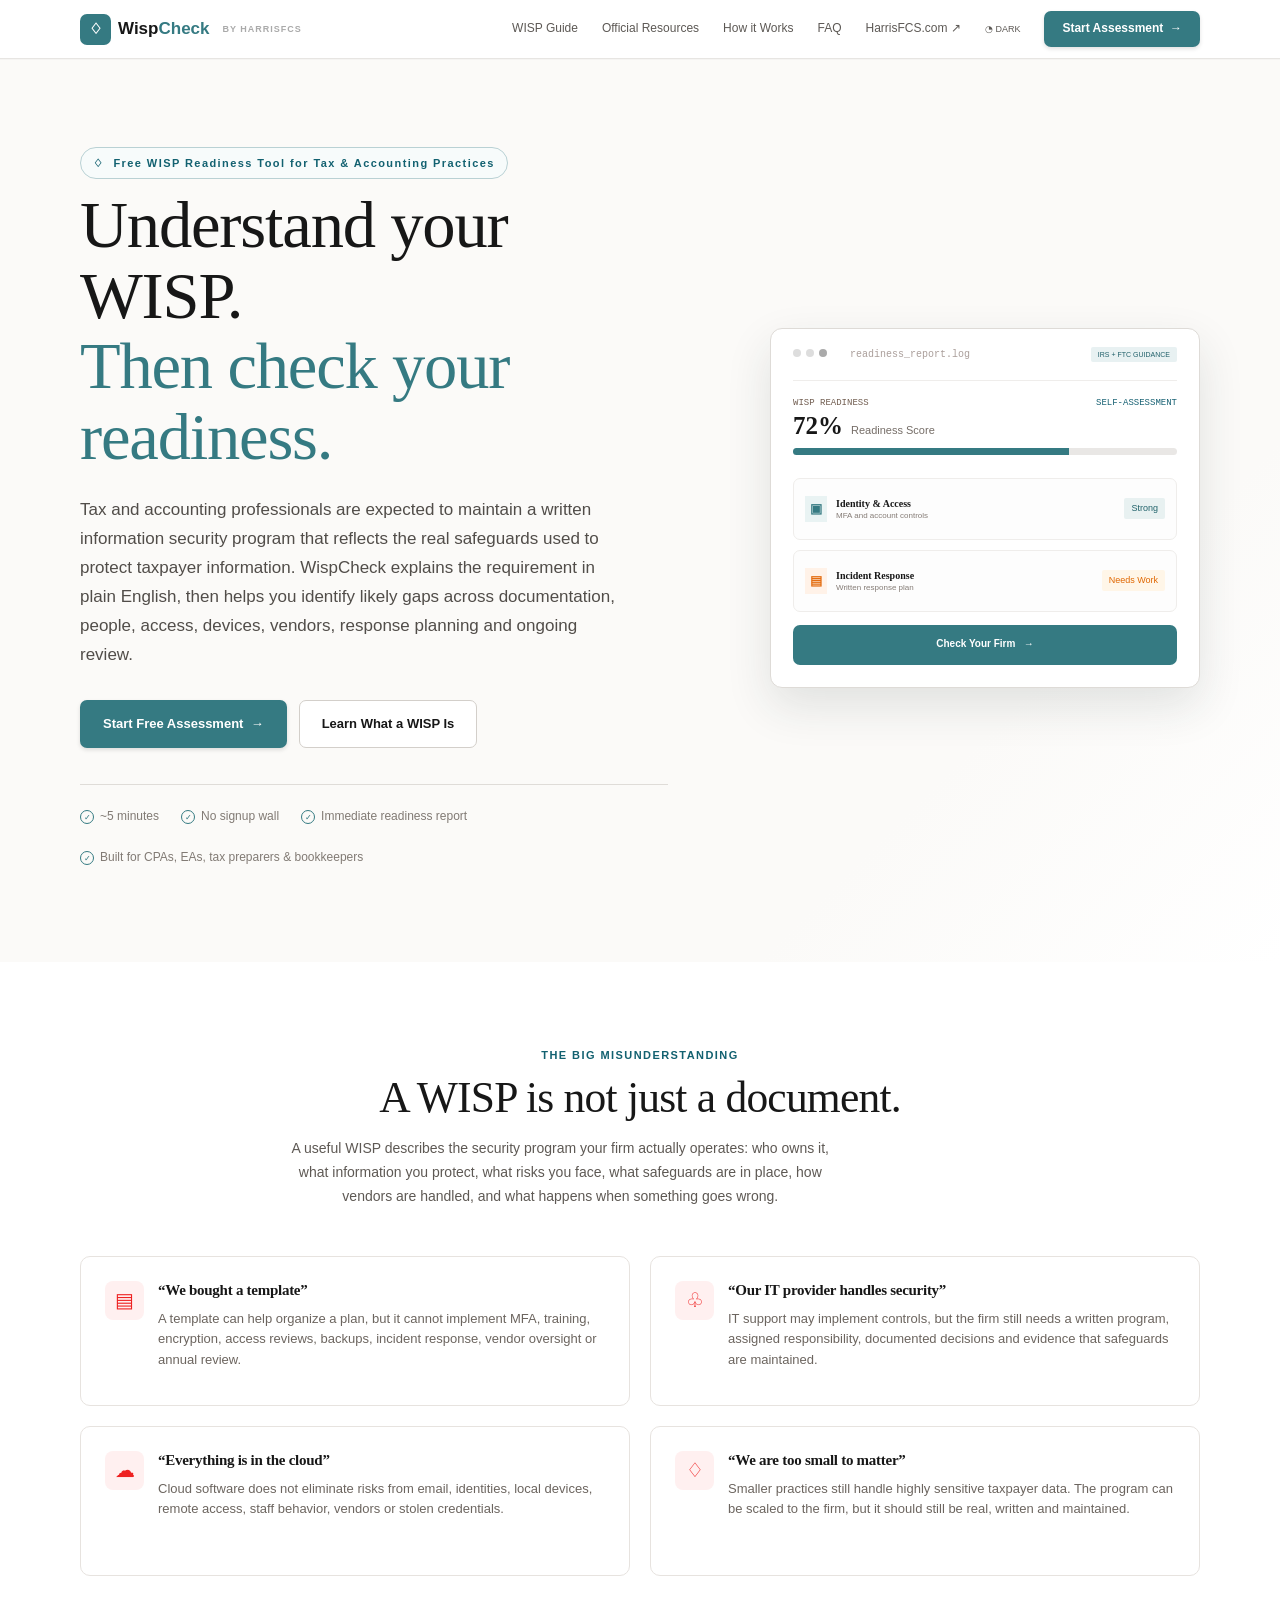
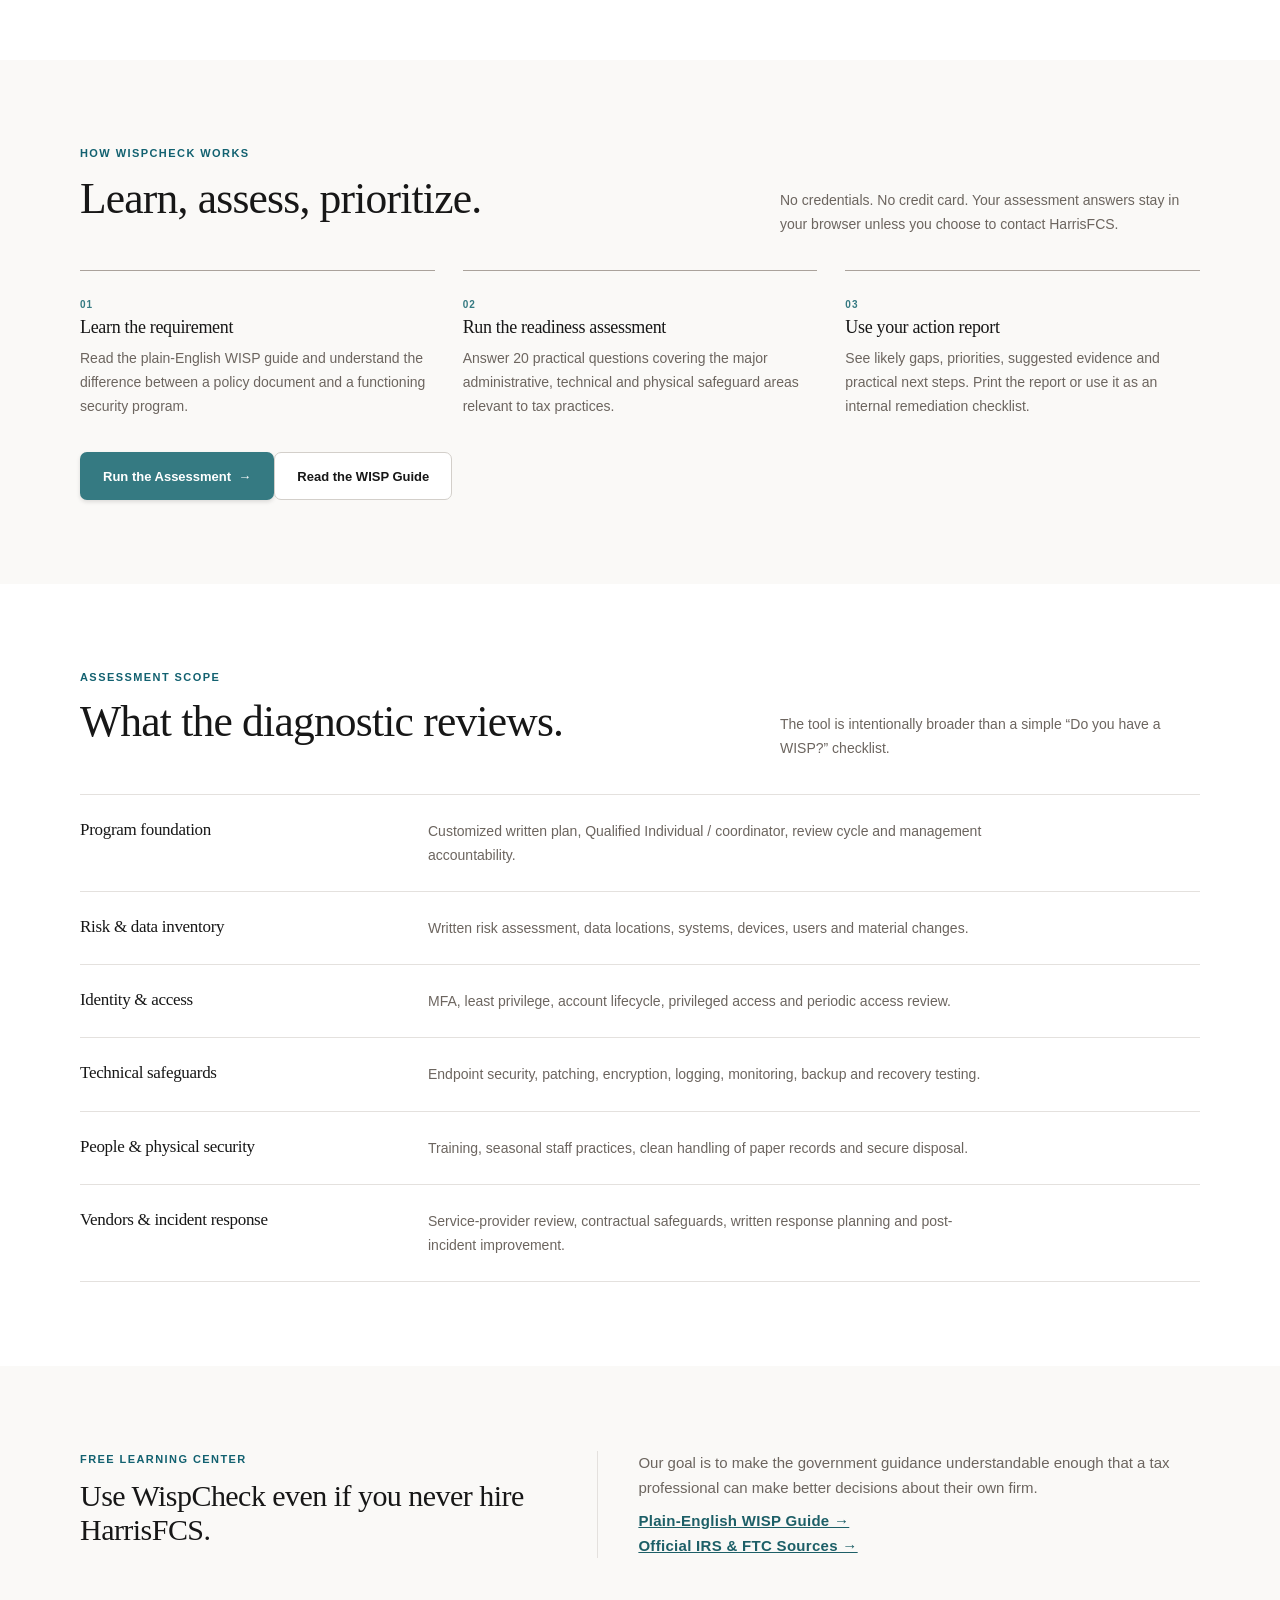
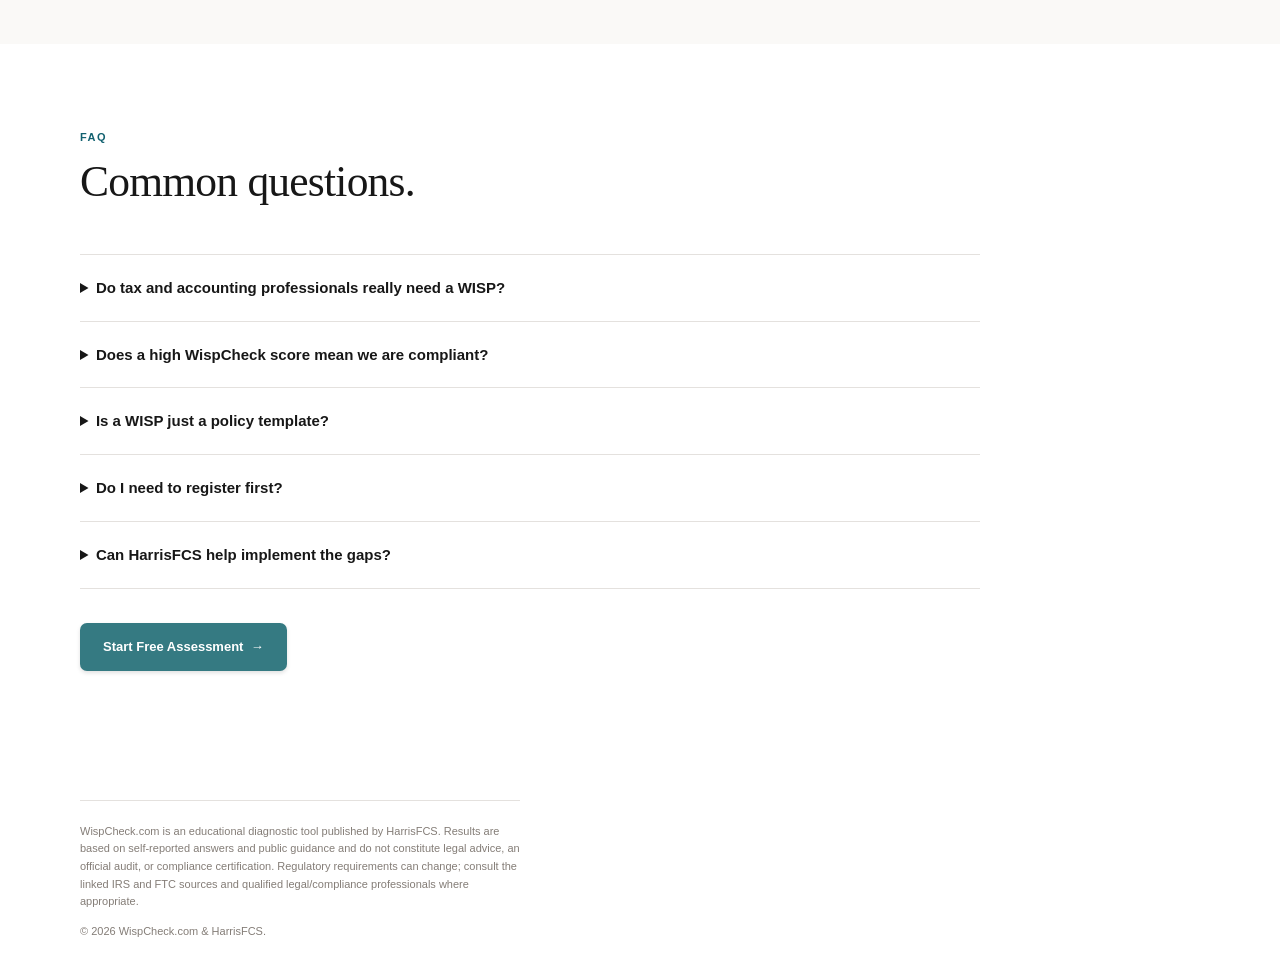
<file: index.html>
<!doctype html><html lang="en"><head><meta charset="utf-8"><meta name="viewport" content="width=device-width,initial-scale=1"><title>WispCheck | Free WISP Readiness Assessment for Tax & Accounting Firms</title><meta name="description" content="Free WISP readiness assessment and plain-English learning center for tax preparers, CPAs, EAs, bookkeepers and accounting firms. Understand IRS and FTC expectations, identify likely gaps, and get practical next steps."><link rel="stylesheet" href="/styles.css"><link rel="stylesheet" href="/theme.css"><link rel="stylesheet" href="/polish.css"><script src="/theme.js" defer></script></head><body><header class="sitebar"><div class="wrap nav"><a class="brand" href="/"><span class="shield">♢</span><span class="wordmark">Wisp<b>Check</b></span><small>BY HARRISFCS</small></a><nav><a href="/guide/">WISP Guide</a><a href="/resources/">Official Resources</a><a href="#how">How it Works</a><a href="#faq">FAQ</a><a href="https://harrisfcs.com">HarrisFCS.com ↗</a><span class="lightmode">◔ DARK</span><a class="btn primary" href="/assessment/">Start Assessment&nbsp; →</a></nav></div></header><main><section class="hero"><div class="wrap hero-grid"><div><div class="eyebrow badge">♢&nbsp; Free WISP Readiness Tool for Tax & Accounting Practices</div><h1>Understand your WISP.<br><em>Then check your readiness.</em></h1><p class="lead">Tax and accounting professionals are expected to maintain a written information security program that reflects the real safeguards used to protect taxpayer information. WispCheck explains the requirement in plain English, then helps you identify likely gaps across documentation, people, access, devices, vendors, response planning and ongoing review.</p><div class="actions"><a class="btn primary large" href="/assessment/">Start Free Assessment&nbsp; →</a><a class="btn secondary large" href="/guide/">Learn What a WISP Is</a></div><div class="proof"><span>~5 minutes</span><span>No signup wall</span><span>Immediate readiness report</span><span>Built for CPAs, EAs, tax preparers & bookkeepers</span></div></div><div class="diagnostic"><div class="diag-head"><span><i></i><i></i><i></i>&nbsp;&nbsp; readiness_report.log</span><b>IRS + FTC GUIDANCE</b></div><div class="diag-body"><div class="diag-label"><span>WISP READINESS</span><b>SELF-ASSESSMENT</b></div><div class="score"><strong>72%</strong><span>Readiness Score</span></div><div class="bar"><span style="width:72%"></span></div><div class="check"><span><b>▣</b><strong>Identity & Access<small>MFA and account controls</small></strong></span><em class="ok">Strong</em></div><div class="check"><span><b class="orange">▤</b><strong>Incident Response<small>Written response plan</small></strong></span><em class="warn">Needs Work</em></div><a class="analyze" href="/assessment/">Check Your Firm&nbsp;&nbsp; →</a></div></div></div></section><section class="section" id="why"><div class="wrap"><div class="center-head"><div class="eyebrow">THE BIG MISUNDERSTANDING</div><h2>A WISP is not just a document.</h2><p>A useful WISP describes the security program your firm actually operates: who owns it, what information you protect, what risks you face, what safeguards are in place, how vendors are handled, and what happens when something goes wrong.</p></div><div class="myth-grid"><article><span>▤</span><div><h3>“We bought a template”</h3><p>A template can help organize a plan, but it cannot implement MFA, training, encryption, access reviews, backups, incident response, vendor oversight or annual review.</p></div></article><article><span>♧</span><div><h3>“Our IT provider handles security”</h3><p>IT support may implement controls, but the firm still needs a written program, assigned responsibility, documented decisions and evidence that safeguards are maintained.</p></div></article><article><span>☁</span><div><h3>“Everything is in the cloud”</h3><p>Cloud software does not eliminate risks from email, identities, local devices, remote access, staff behavior, vendors or stolen credentials.</p></div></article><article><span>♢</span><div><h3>“We are too small to matter”</h3><p>Smaller practices still handle highly sensitive taxpayer data. The program can be scaled to the firm, but it should still be real, written and maintained.</p></div></article></div></div></section><section class="section alt" id="how"><div class="wrap"><div class="section-head"><div><div class="eyebrow">HOW WISPCHECK WORKS</div><h2>Learn, assess, prioritize.</h2></div><p>No credentials. No credit card. Your assessment answers stay in your browser unless you choose to contact HarrisFCS.</p></div><div class="steps"><article><span>01</span><h3>Learn the requirement</h3><p>Read the plain-English WISP guide and understand the difference between a policy document and a functioning security program.</p></article><article><span>02</span><h3>Run the readiness assessment</h3><p>Answer 20 practical questions covering the major administrative, technical and physical safeguard areas relevant to tax practices.</p></article><article><span>03</span><h3>Use your action report</h3><p>See likely gaps, priorities, suggested evidence and practical next steps. Print the report or use it as an internal remediation checklist.</p></article></div><div class="section-cta"><a class="btn primary large" href="/assessment/">Run the Assessment&nbsp; →</a><a class="btn secondary large" href="/guide/">Read the WISP Guide</a></div></div></section><section class="section" id="scope"><div class="wrap"><div class="section-head"><div><div class="eyebrow">ASSESSMENT SCOPE</div><h2>What the diagnostic reviews.</h2></div><p>The tool is intentionally broader than a simple “Do you have a WISP?” checklist.</p></div><div class="scope-list"><div><h3>Program foundation</h3><p>Customized written plan, Qualified Individual / coordinator, review cycle and management accountability.</p></div><div><h3>Risk & data inventory</h3><p>Written risk assessment, data locations, systems, devices, users and material changes.</p></div><div><h3>Identity & access</h3><p>MFA, least privilege, account lifecycle, privileged access and periodic access review.</p></div><div><h3>Technical safeguards</h3><p>Endpoint security, patching, encryption, logging, monitoring, backup and recovery testing.</p></div><div><h3>People & physical security</h3><p>Training, seasonal staff practices, clean handling of paper records and secure disposal.</p></div><div><h3>Vendors & incident response</h3><p>Service-provider review, contractual safeguards, written response planning and post-incident improvement.</p></div></div></div></section><section class="section alt"><div class="wrap process-band"><div><div class="eyebrow">FREE LEARNING CENTER</div><h2>Use WispCheck even if you never hire HarrisFCS.</h2></div><div class="process-copy"><p>Our goal is to make the government guidance understandable enough that a tax professional can make better decisions about their own firm.</p><p><a href="/guide/"><strong>Plain-English WISP Guide →</strong></a><br><a href="/resources/"><strong>Official IRS & FTC Sources →</strong></a></p></div></div></section><section class="section" id="faq"><div class="wrap"><div class="section-head"><div><div class="eyebrow">FAQ</div><h2>Common questions.</h2></div></div><div class="faq"><details><summary>Do tax and accounting professionals really need a WISP?</summary><p>The IRS currently tells tax professionals that a Written Information Security Plan is required and points firms to Publication 5708/5709 and FTC Safeguards Rule guidance. WispCheck links directly to the official sources so you can verify the requirement yourself.</p></details><details><summary>Does a high WispCheck score mean we are compliant?</summary><p>No. The readiness score is based only on your self-reported answers. It is an educational screening tool, not a certification, regulatory audit, penetration test or legal opinion.</p></details><details><summary>Is a WISP just a policy template?</summary><p>No. The written document should reflect an actual program: assigned ownership, risk assessment, safeguards, training, vendor oversight, testing, incident response and ongoing updates appropriate to the firm.</p></details><details><summary>Do I need to register first?</summary><p>No. The assessment runs in your browser and produces the report immediately. Your answers are stored locally in the browser unless you intentionally contact HarrisFCS.</p></details><details><summary>Can HarrisFCS help implement the gaps?</summary><p>Yes. HarrisFCS can assist with WISP development and review, security controls, MFA, endpoint protection, backup, training, cloud administration, vendor documentation and ongoing managed IT/security support.</p></details></div><div class="section-cta"><a class="btn primary large" href="/assessment/">Start Free Assessment&nbsp; →</a></div></div></section></main><footer><div class="wrap"><p class="legal">WispCheck.com is an educational diagnostic tool published by HarrisFCS. Results are based on self-reported answers and public guidance and do not constitute legal advice, an official audit, or compliance certification. Regulatory requirements can change; consult the linked IRS and FTC sources and qualified legal/compliance professionals where appropriate.</p><div class="fine">© <span id="year"></span> WispCheck.com & HarrisFCS.</div></div></footer><script>const year=document.getElementById('year');if(year)year.textContent=new Date().getFullYear();</script></body></html>
</file>
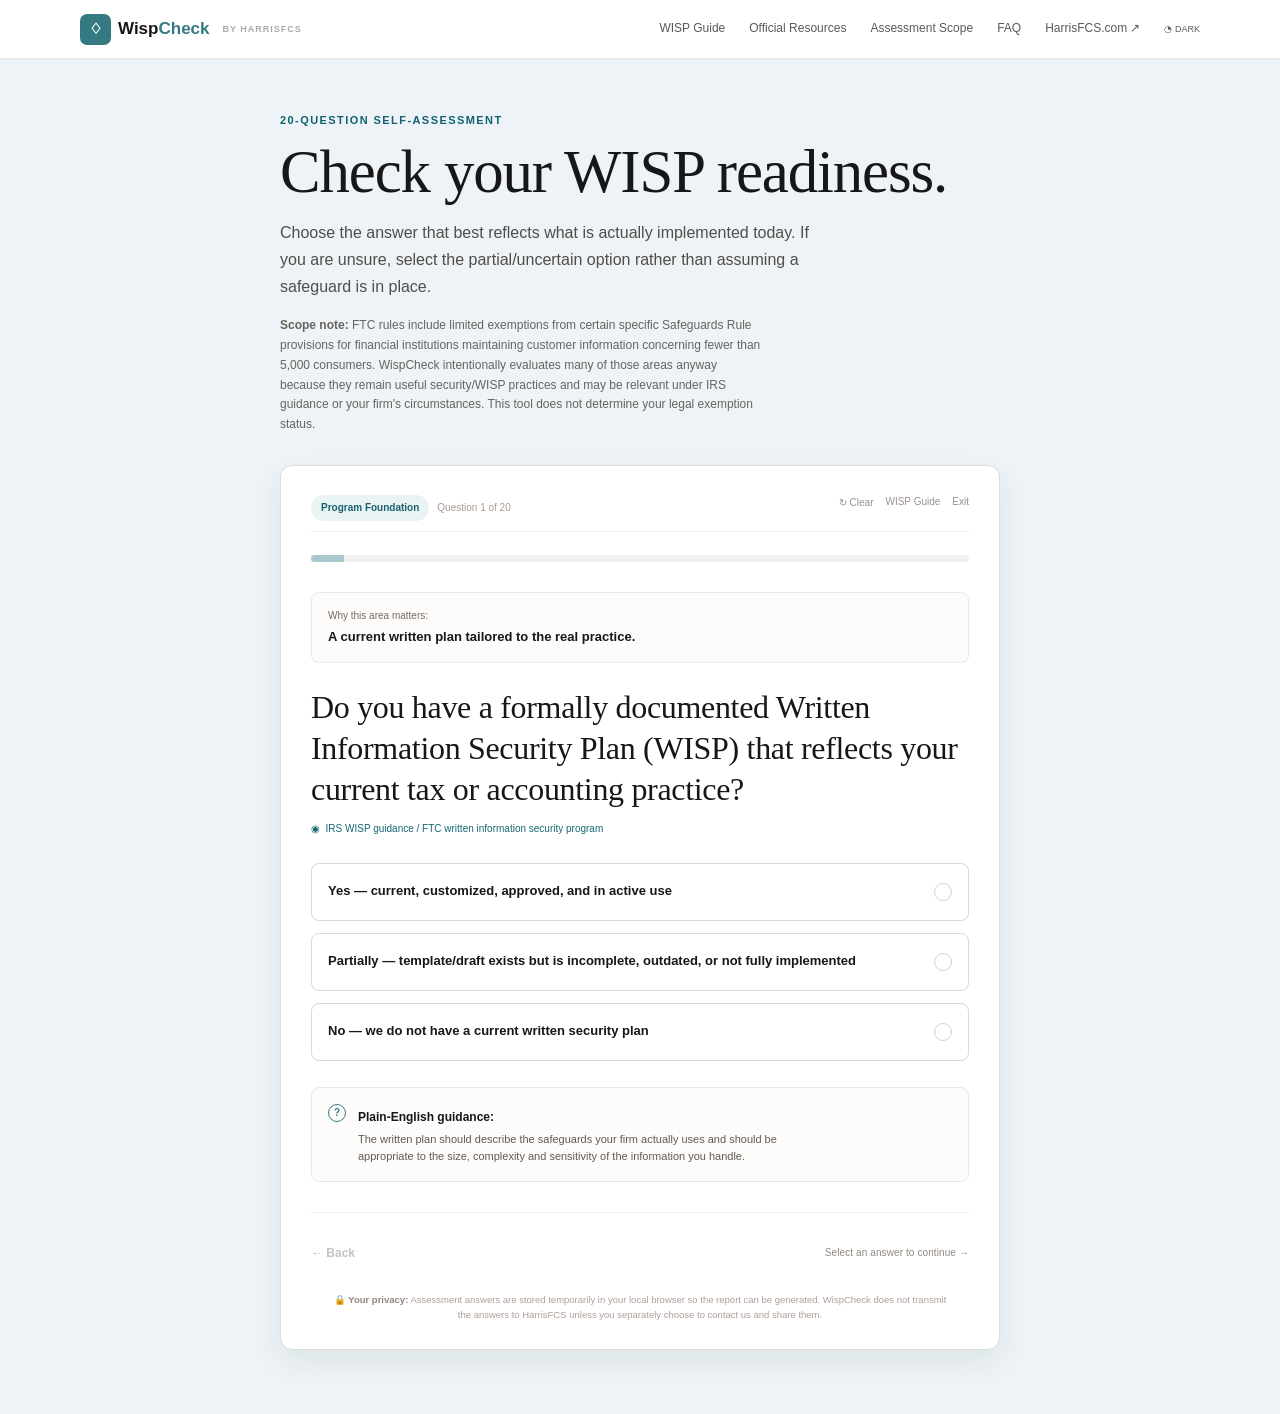
<file: assessment/index.html>
<!doctype html><html lang="en"><head><meta charset="utf-8"><meta name="viewport" content="width=device-width,initial-scale=1"><title>WispCheck Assessment | Free WISP Readiness Diagnostic</title><meta name="description" content="Run the free 20-question WispCheck readiness diagnostic for tax and accounting firms. Identify likely WISP gaps and receive a practical action report."><link rel="stylesheet" href="/styles.css"><link rel="stylesheet" href="/theme.css"><link rel="stylesheet" href="/polish.css"><script src="/theme.js" defer></script></head><body class="diagnostic-page"><header class="sitebar"><div class="wrap nav"><a class="brand" href="/"><span class="shield">♢</span><span class="wordmark">Wisp<b>Check</b></span><small>BY HARRISFCS</small></a><nav><a href="/guide/">WISP Guide</a><a href="/resources/">Official Resources</a><a href="/#scope">Assessment Scope</a><a href="/#faq">FAQ</a><a href="https://harrisfcs.com">HarrisFCS.com ↗</a><span class="lightmode">◔ DARK</span></nav></div></header><main class="diagnostic-stage"><div class="diagnostic-wrap"><div class="assessment-intro"><div class="eyebrow">20-QUESTION SELF-ASSESSMENT</div><h1>Check your WISP readiness.</h1><p class="lead">Choose the answer that best reflects what is actually implemented today. If you are unsure, select the partial/uncertain option rather than assuming a safeguard is in place.</p><p class="scope-note"><strong>Scope note:</strong> FTC rules include limited exemptions from certain specific Safeguards Rule provisions for financial institutions maintaining customer information concerning fewer than 5,000 consumers. WispCheck intentionally evaluates many of those areas anyway because they remain useful security/WISP practices and may be relevant under IRS guidance or your firm's circumstances. This tool does not determine your legal exemption status.</p></div><form id="assessmentForm" class="assessment-form diagnostic-form"></form></div></main><script src="/assessment-ux.js"></script><script src="/app.js"></script></body></html>
</file>
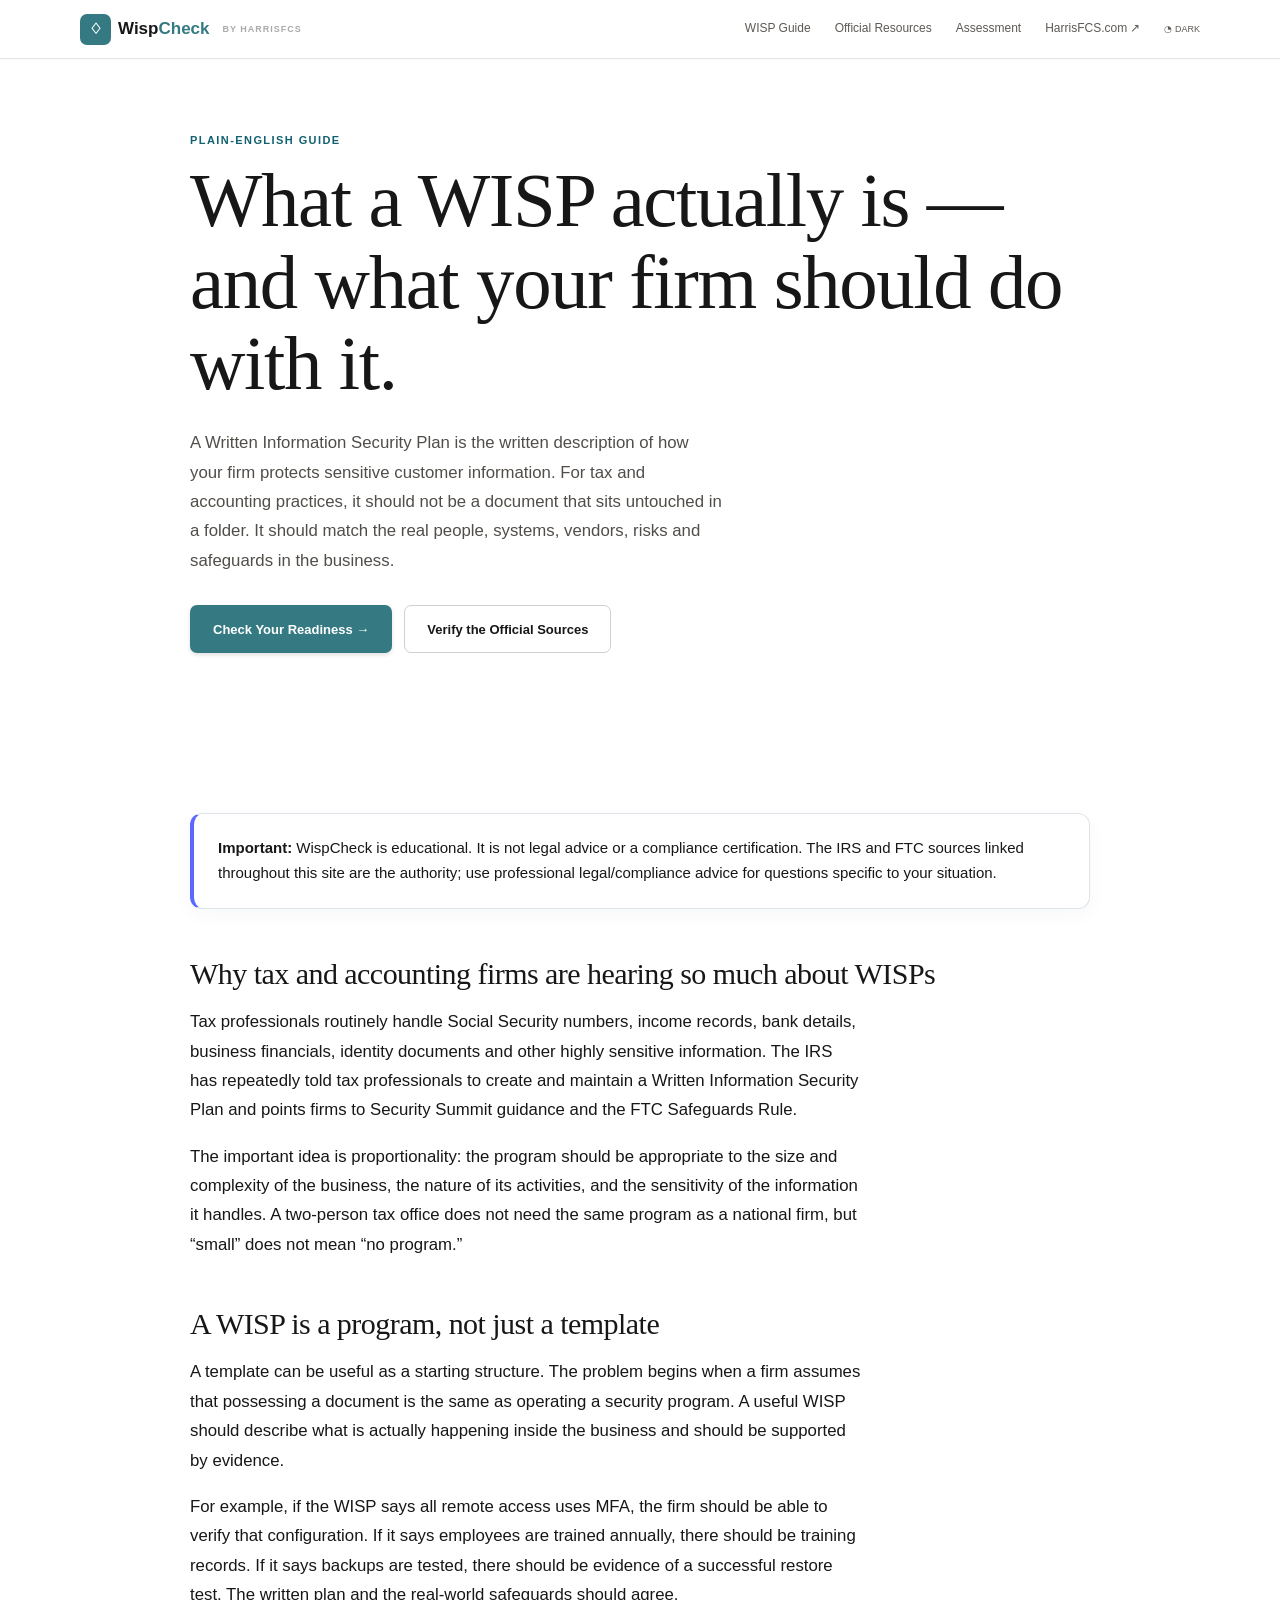
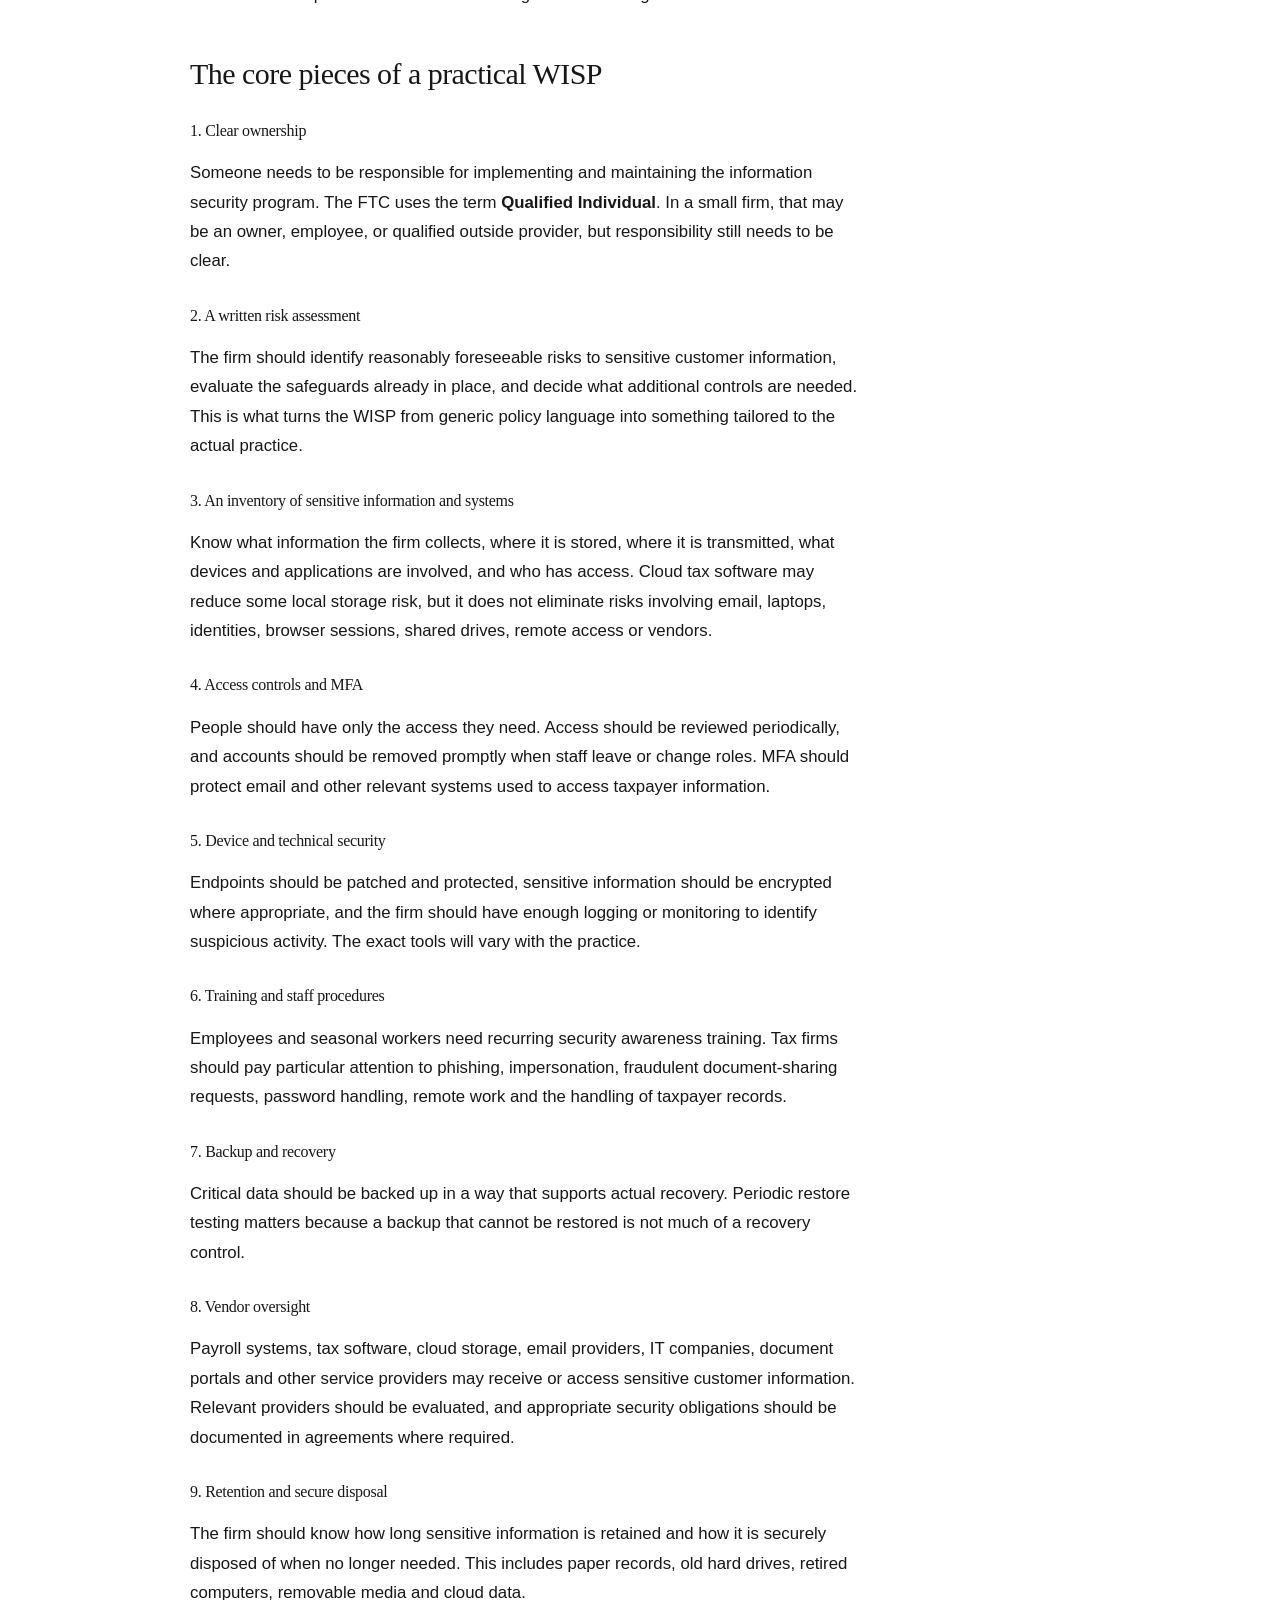
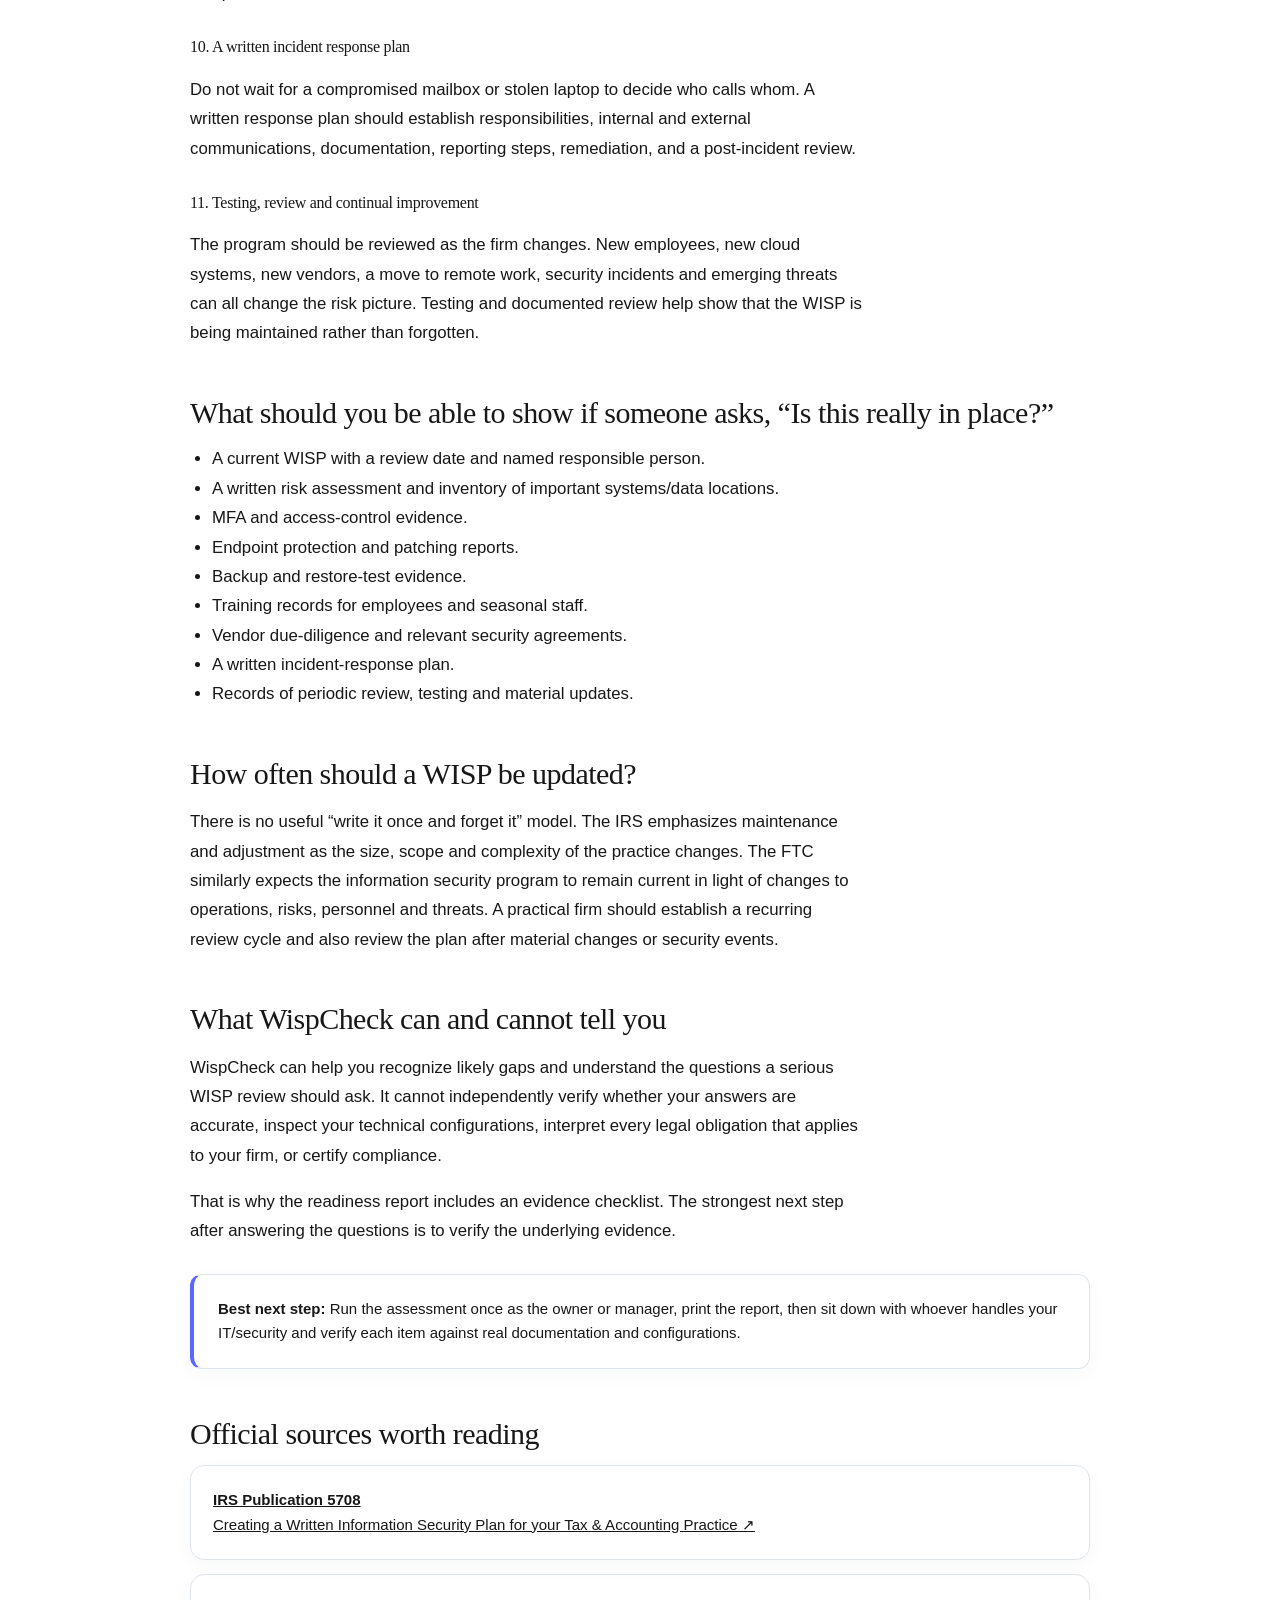
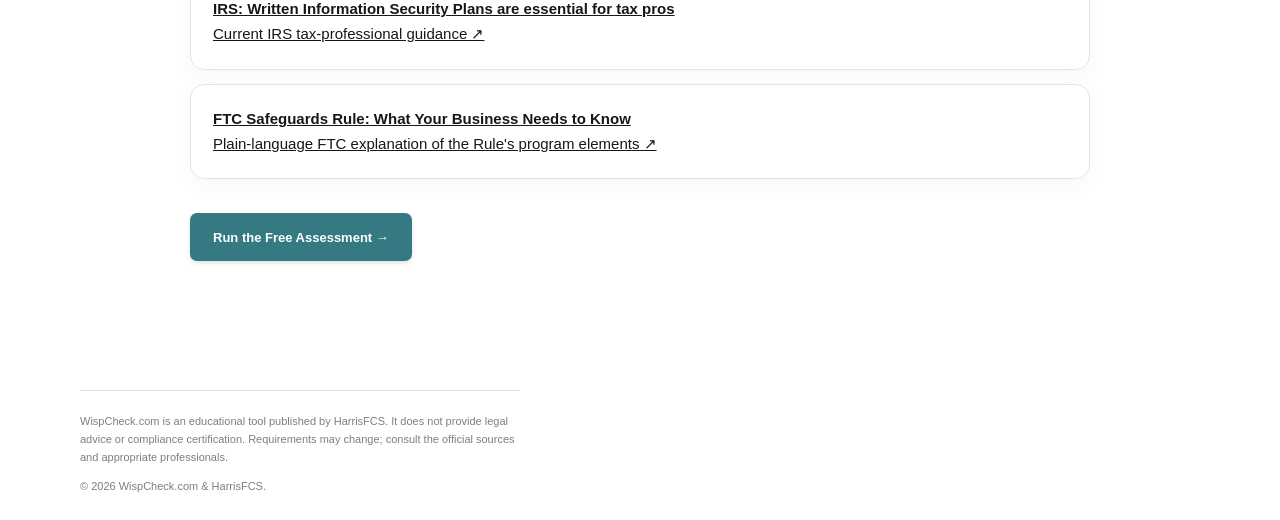
<file: guide/index.html>
<!doctype html><html lang="en"><head><meta charset="utf-8"><meta name="viewport" content="width=device-width,initial-scale=1"><title>What Is a WISP? | Plain-English Guide for Tax & Accounting Firms</title><meta name="description" content="Plain-English guide to Written Information Security Plans for tax preparers, CPAs, EAs, bookkeepers and accounting firms. Learn what a WISP is, what it should cover, and how to maintain it."><link rel="stylesheet" href="/styles.css"><link rel="stylesheet" href="/theme.css"><script src="/theme.js" defer></script><style>.guide-hero{padding:72px 0 48px}.guide-shell{max-width:900px;margin:auto}.guide-shell h1{font-size:clamp(2.8rem,6vw,5rem)}.guide-shell h2{margin-top:48px}.guide-shell h3{margin-top:30px}.guide-shell p,.guide-shell li{font-size:1.05rem;line-height:1.75}.guide-shell ul{padding-left:22px}.callout{padding:22px 24px;border:1px solid var(--border,#dfe4ea);border-left:4px solid #5b68ff;border-radius:12px;margin:28px 0}.resource-card{display:block;padding:22px;border:1px solid var(--border,#dfe4ea);border-radius:14px;margin:14px 0}.resource-card:hover{transform:translateY(-1px)}</style><link rel="stylesheet" href="/polish.css"></head><body><header class="sitebar"><div class="wrap nav"><a class="brand" href="/"><span class="shield">♢</span><span class="wordmark">Wisp<b>Check</b></span><small>BY HARRISFCS</small></a><nav><a href="/guide/">WISP Guide</a><a href="/resources/">Official Resources</a><a href="/assessment/">Assessment</a><a href="https://harrisfcs.com">HarrisFCS.com ↗</a><span class="lightmode">◔ DARK</span></nav></div></header><main><section class="guide-hero"><div class="wrap guide-shell"><div class="eyebrow">PLAIN-ENGLISH GUIDE</div><h1>What a WISP actually is — and what your firm should do with it.</h1><p class="lead">A Written Information Security Plan is the written description of how your firm protects sensitive customer information. For tax and accounting practices, it should not be a document that sits untouched in a folder. It should match the real people, systems, vendors, risks and safeguards in the business.</p><div class="actions"><a class="btn primary large" href="/assessment/">Check Your Readiness →</a><a class="btn secondary large" href="/resources/">Verify the Official Sources</a></div></div></section><section class="section"><div class="wrap guide-shell"><div class="callout"><strong>Important:</strong> WispCheck is educational. It is not legal advice or a compliance certification. The IRS and FTC sources linked throughout this site are the authority; use professional legal/compliance advice for questions specific to your situation.</div><h2>Why tax and accounting firms are hearing so much about WISPs</h2><p>Tax professionals routinely handle Social Security numbers, income records, bank details, business financials, identity documents and other highly sensitive information. The IRS has repeatedly told tax professionals to create and maintain a Written Information Security Plan and points firms to Security Summit guidance and the FTC Safeguards Rule.</p><p>The important idea is proportionality: the program should be appropriate to the size and complexity of the business, the nature of its activities, and the sensitivity of the information it handles. A two-person tax office does not need the same program as a national firm, but “small” does not mean “no program.”</p><h2>A WISP is a program, not just a template</h2><p>A template can be useful as a starting structure. The problem begins when a firm assumes that possessing a document is the same as operating a security program. A useful WISP should describe what is actually happening inside the business and should be supported by evidence.</p><p>For example, if the WISP says all remote access uses MFA, the firm should be able to verify that configuration. If it says employees are trained annually, there should be training records. If it says backups are tested, there should be evidence of a successful restore test. The written plan and the real-world safeguards should agree.</p><h2>The core pieces of a practical WISP</h2><h3>1. Clear ownership</h3><p>Someone needs to be responsible for implementing and maintaining the information security program. The FTC uses the term <strong>Qualified Individual</strong>. In a small firm, that may be an owner, employee, or qualified outside provider, but responsibility still needs to be clear.</p><h3>2. A written risk assessment</h3><p>The firm should identify reasonably foreseeable risks to sensitive customer information, evaluate the safeguards already in place, and decide what additional controls are needed. This is what turns the WISP from generic policy language into something tailored to the actual practice.</p><h3>3. An inventory of sensitive information and systems</h3><p>Know what information the firm collects, where it is stored, where it is transmitted, what devices and applications are involved, and who has access. Cloud tax software may reduce some local storage risk, but it does not eliminate risks involving email, laptops, identities, browser sessions, shared drives, remote access or vendors.</p><h3>4. Access controls and MFA</h3><p>People should have only the access they need. Access should be reviewed periodically, and accounts should be removed promptly when staff leave or change roles. MFA should protect email and other relevant systems used to access taxpayer information.</p><h3>5. Device and technical security</h3><p>Endpoints should be patched and protected, sensitive information should be encrypted where appropriate, and the firm should have enough logging or monitoring to identify suspicious activity. The exact tools will vary with the practice.</p><h3>6. Training and staff procedures</h3><p>Employees and seasonal workers need recurring security awareness training. Tax firms should pay particular attention to phishing, impersonation, fraudulent document-sharing requests, password handling, remote work and the handling of taxpayer records.</p><h3>7. Backup and recovery</h3><p>Critical data should be backed up in a way that supports actual recovery. Periodic restore testing matters because a backup that cannot be restored is not much of a recovery control.</p><h3>8. Vendor oversight</h3><p>Payroll systems, tax software, cloud storage, email providers, IT companies, document portals and other service providers may receive or access sensitive customer information. Relevant providers should be evaluated, and appropriate security obligations should be documented in agreements where required.</p><h3>9. Retention and secure disposal</h3><p>The firm should know how long sensitive information is retained and how it is securely disposed of when no longer needed. This includes paper records, old hard drives, retired computers, removable media and cloud data.</p><h3>10. A written incident response plan</h3><p>Do not wait for a compromised mailbox or stolen laptop to decide who calls whom. A written response plan should establish responsibilities, internal and external communications, documentation, reporting steps, remediation, and a post-incident review.</p><h3>11. Testing, review and continual improvement</h3><p>The program should be reviewed as the firm changes. New employees, new cloud systems, new vendors, a move to remote work, security incidents and emerging threats can all change the risk picture. Testing and documented review help show that the WISP is being maintained rather than forgotten.</p><h2>What should you be able to show if someone asks, “Is this really in place?”</h2><ul><li>A current WISP with a review date and named responsible person.</li><li>A written risk assessment and inventory of important systems/data locations.</li><li>MFA and access-control evidence.</li><li>Endpoint protection and patching reports.</li><li>Backup and restore-test evidence.</li><li>Training records for employees and seasonal staff.</li><li>Vendor due-diligence and relevant security agreements.</li><li>A written incident-response plan.</li><li>Records of periodic review, testing and material updates.</li></ul><h2>How often should a WISP be updated?</h2><p>There is no useful “write it once and forget it” model. The IRS emphasizes maintenance and adjustment as the size, scope and complexity of the practice changes. The FTC similarly expects the information security program to remain current in light of changes to operations, risks, personnel and threats. A practical firm should establish a recurring review cycle and also review the plan after material changes or security events.</p><h2>What WispCheck can and cannot tell you</h2><p>WispCheck can help you recognize likely gaps and understand the questions a serious WISP review should ask. It cannot independently verify whether your answers are accurate, inspect your technical configurations, interpret every legal obligation that applies to your firm, or certify compliance.</p><p>That is why the readiness report includes an evidence checklist. The strongest next step after answering the questions is to verify the underlying evidence.</p><div class="callout"><strong>Best next step:</strong> Run the assessment once as the owner or manager, print the report, then sit down with whoever handles your IT/security and verify each item against real documentation and configurations.</div><h2>Official sources worth reading</h2><a class="resource-card" href="https://www.irs.gov/pub/irs-pdf/p5708.pdf" target="_blank" rel="noopener"><strong>IRS Publication 5708</strong><br>Creating a Written Information Security Plan for your Tax & Accounting Practice ↗</a><a class="resource-card" href="https://www.irs.gov/newsroom/written-information-security-plans-are-essential-for-tax-pros" target="_blank" rel="noopener"><strong>IRS: Written Information Security Plans are essential for tax pros</strong><br>Current IRS tax-professional guidance ↗</a><a class="resource-card" href="https://www.ftc.gov/business-guidance/resources/ftc-safeguards-rule-what-your-business-needs-know" target="_blank" rel="noopener"><strong>FTC Safeguards Rule: What Your Business Needs to Know</strong><br>Plain-language FTC explanation of the Rule's program elements ↗</a><div class="section-cta"><a class="btn primary large" href="/assessment/">Run the Free Assessment →</a></div></div></section></main><footer><div class="wrap"><p class="legal">WispCheck.com is an educational tool published by HarrisFCS. It does not provide legal advice or compliance certification. Requirements may change; consult the official sources and appropriate professionals.</p><div class="fine">© <span id="year"></span> WispCheck.com & HarrisFCS.</div></div></footer><script>document.getElementById('year').textContent=new Date().getFullYear();</script></body></html>
</file>
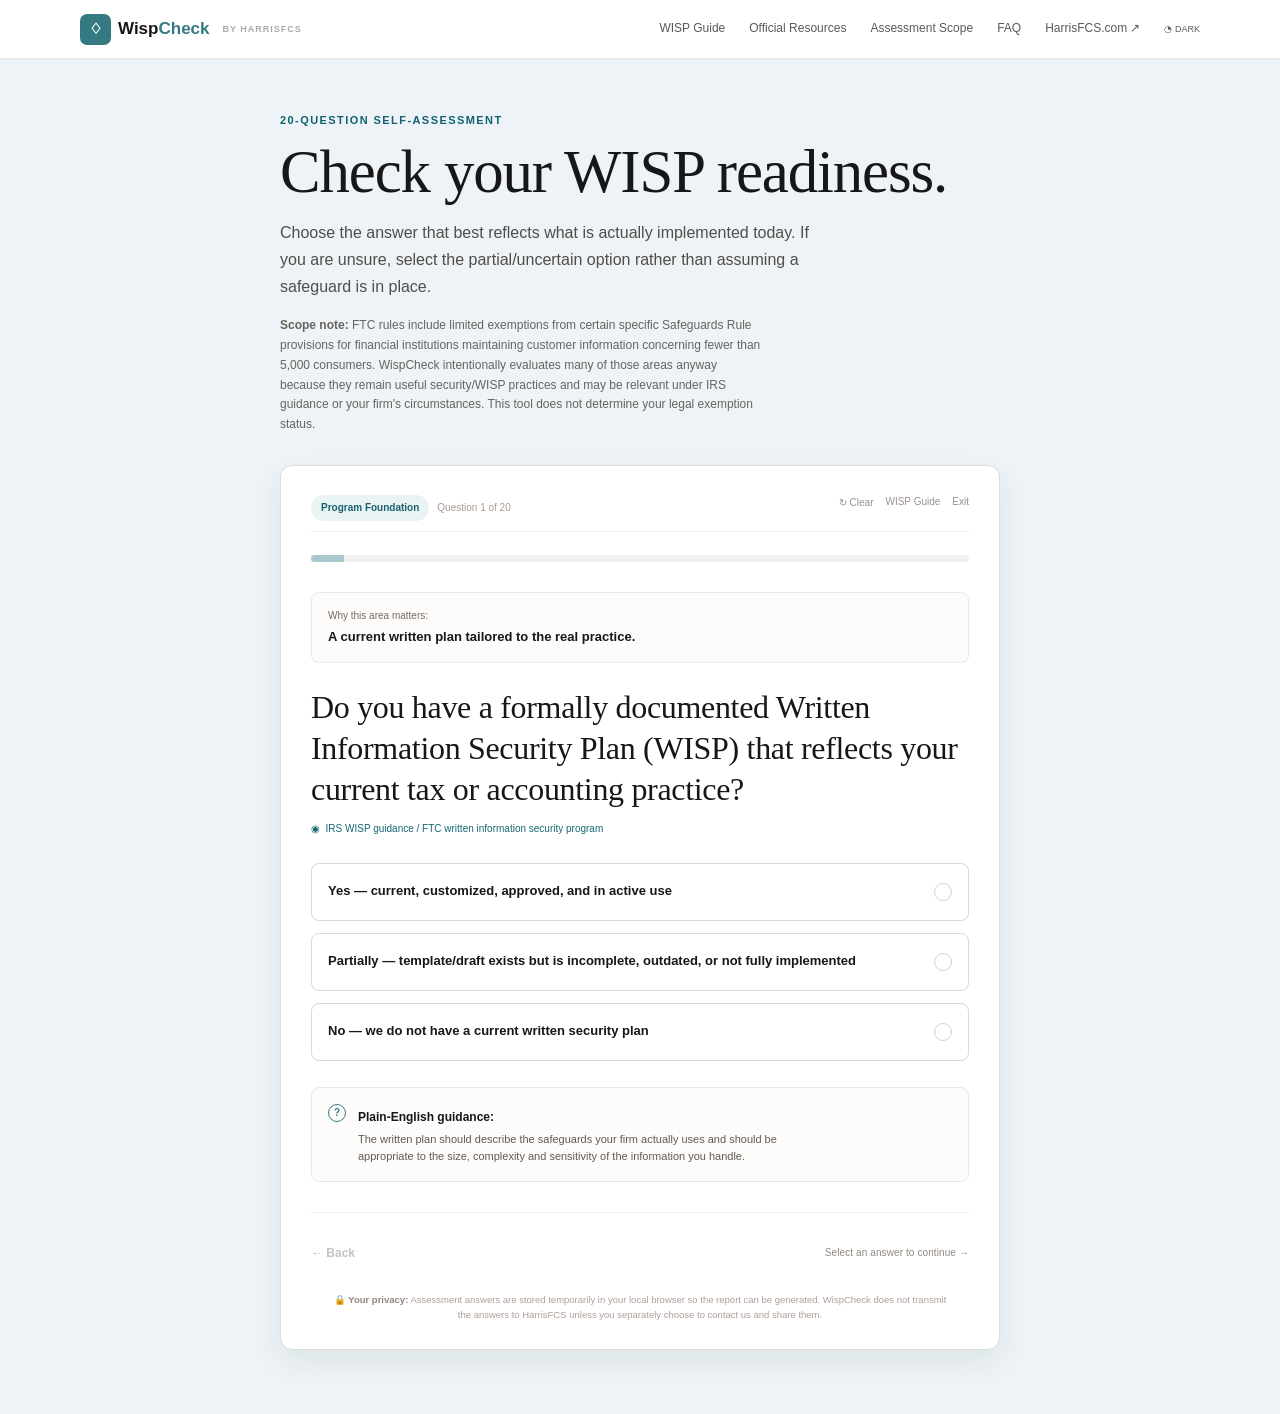
<file: report/index.html>
<!doctype html><html lang="en"><head><meta charset="utf-8"><meta name="viewport" content="width=device-width,initial-scale=1"><meta name="robots" content="noindex,nofollow"><title>Your WispCheck Readiness Report</title><meta name="description" content="Your WispCheck WISP readiness score, priority gaps, evidence checklist, and practical next steps."><link rel="stylesheet" href="/styles.css"><link rel="stylesheet" href="/theme.css"><link rel="stylesheet" href="/polish.css"><script src="/theme.js" defer></script></head><body class="report-page"><header class="sitebar"><div class="wrap nav"><a class="brand" href="/"><span class="shield">♢</span><span class="wordmark">Wisp<b>Check</b></span><small>BY HARRISFCS</small></a><nav><a href="/guide/">WISP Guide</a><a href="/resources/">Official Resources</a><a href="/assessment/">Assessment</a><a href="https://harrisfcs.com">HarrisFCS.com ↗</a><span class="lightmode">◔ DARK</span></nav></div></header><main class="report-stage"><div class="report-shell"><div class="report-top"><div class="report-score"><div class="eyebrow">WISP READINESS SCORE</div><strong id="score">--%</strong><span>Based only on your self-reported answers.</span></div><div class="report-intro"><div class="eyebrow">YOUR READINESS REPORT</div><h1 id="headline">Review your current safeguards.</h1><p class="lead">This is an educational screening report, not a certification. Use it to identify likely gaps, decide what evidence you should verify, and build a prioritized remediation plan.</p><div class="report-actions"><button class="btn primary large" onclick="window.print()">Print / Save PDF</button><a class="btn secondary large" href="/assessment/">Retake Assessment</a></div></div></div><section class="report-results"><div class="section-head"><div><div class="eyebrow">EXECUTIVE SUMMARY</div><h2>What to do next.</h2></div><p id="recommendation">Prioritize missing safeguards first, then verify anything marked partial or uncertain.</p></div><div id="prioritySummary" class="steps"></div><div class="section-head"><div><div class="eyebrow">30-DAY ACTION PLAN</div><h2>Turn the report into work.</h2></div><p>Use this sequence as a practical starting point and adjust it to the size, complexity and risks of your firm.</p></div><div class="steps"><article><span>01</span><h3>Document ownership and risk</h3><p>Confirm who owns the program, update the written WISP, inventory sensitive systems/data, and document the current risk assessment.</p></article><article><span>02</span><h3>Close high-impact technical gaps</h3><p>Prioritize MFA, access removal, endpoint security, encryption, backup/recovery and monitoring where your answers show weaknesses.</p></article><article><span>03</span><h3>Make the program repeatable</h3><p>Formalize training, vendor reviews, disposal, incident response, periodic testing and management reporting so the program can be maintained.</p></article></div><div class="section-head"><div><div class="eyebrow">CONTROL REVIEW</div><h2>Control-by-control results.</h2></div><p>Each item includes why it matters and the evidence you should be able to point to.</p></div><div id="results"></div><div class="report-next"><div class="eyebrow">VERIFY THE SOURCES</div><h2>Read the government guidance directly.</h2><p>WispCheck is designed to make the subject easier to understand, not to replace the IRS, FTC, legal counsel, or a formal compliance review.</p><div class="actions"><a class="btn secondary large" href="/resources/">Official IRS & FTC Resources</a><a class="btn secondary large" href="/guide/">Plain-English WISP Guide</a></div></div><div class="report-next"><div class="eyebrow">OPTIONAL IMPLEMENTATION HELP</div><h2>Want someone to work through the gaps with you?</h2><p>HarrisFCS can review the written plan, validate technical controls, help document evidence, and implement safeguards. The assessment itself remains free and useful whether or not you hire us.</p><div class="actions"><a class="btn primary large" href="mailto:office@harrisfcs.com?subject=WispCheck%20Readiness%20Review">Ask HarrisFCS for a WISP Review</a><a class="btn secondary large" href="tel:+15412040597">541-204-0597</a></div></div></section></div></main><footer><div class="wrap"><p class="legal">WispCheck is an educational diagnostic based on self-reported answers and public guidance. It is not legal advice, a regulatory audit, penetration test, or compliance certification. Regulatory requirements can change.</p><div class="fine">© <span id="year"></span> WispCheck.com & HarrisFCS.</div></div></footer><script src="/report/report.js"></script></body></html>
</file>
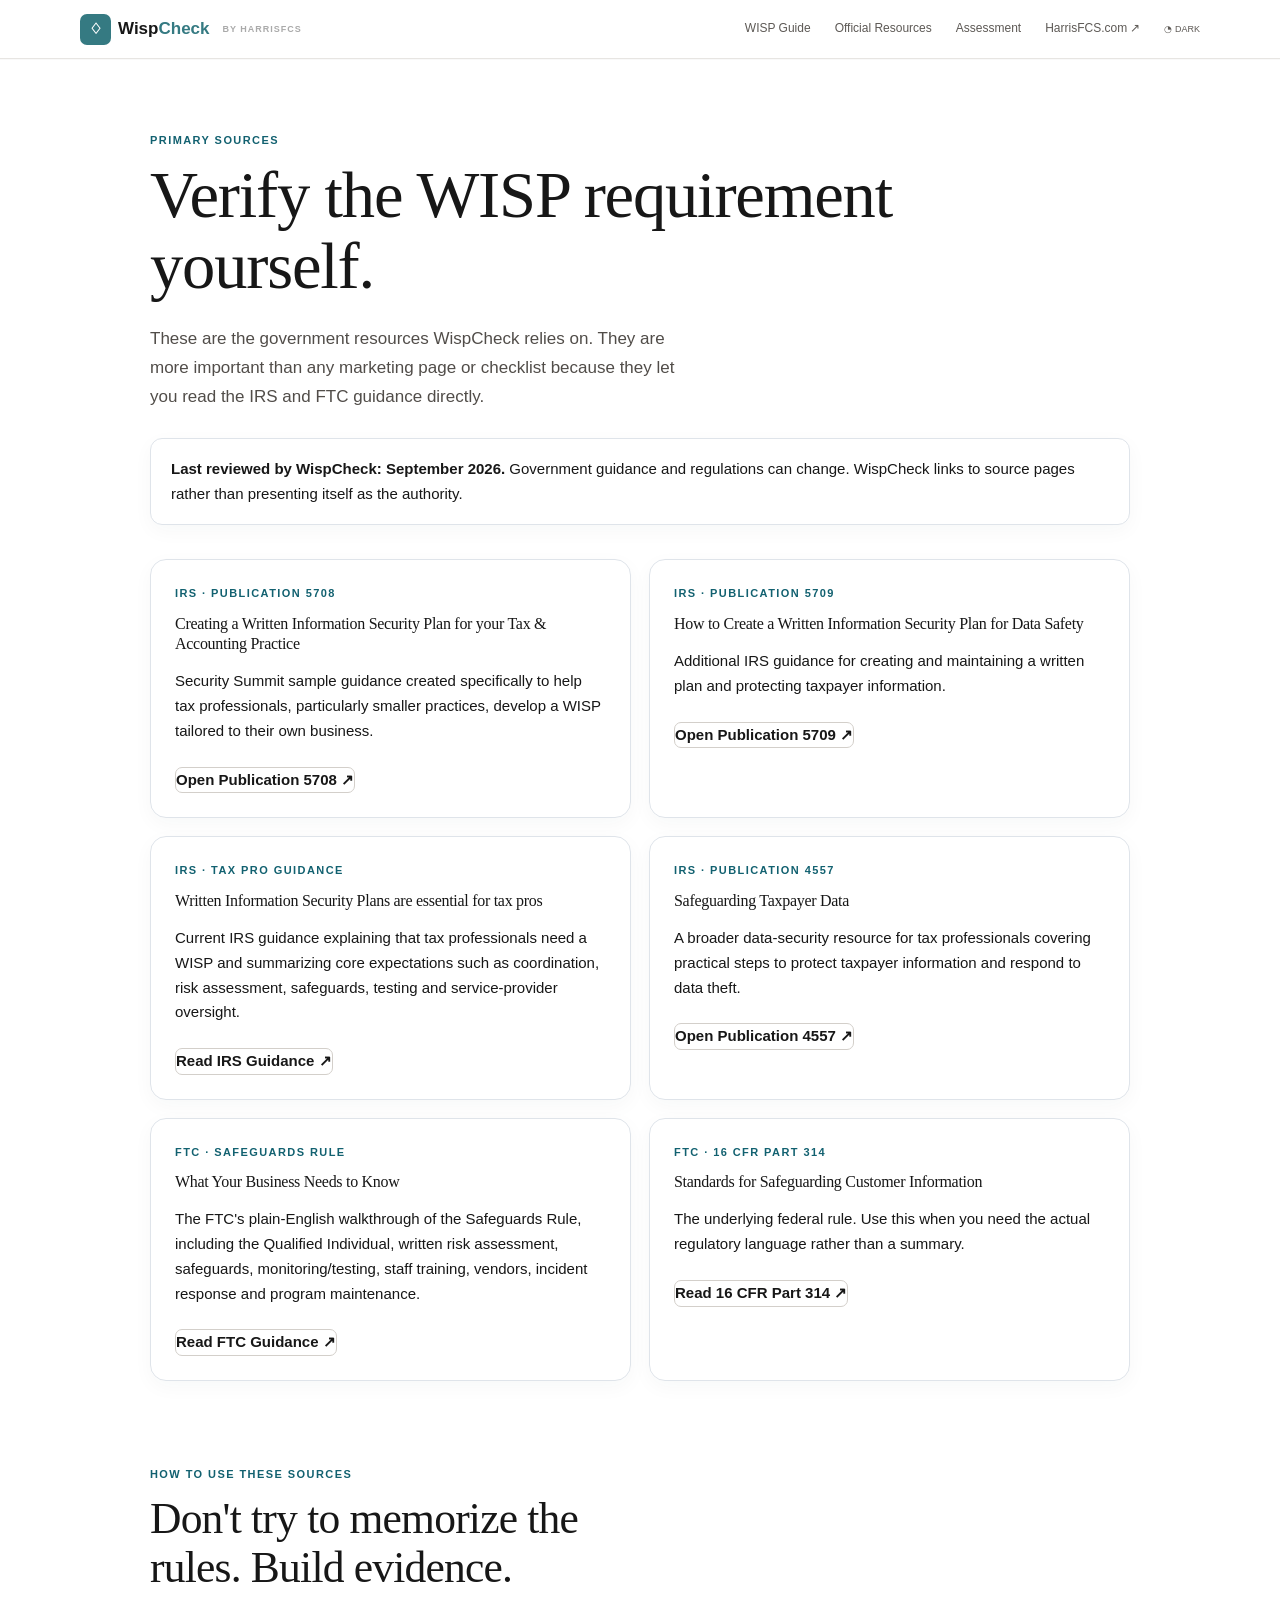
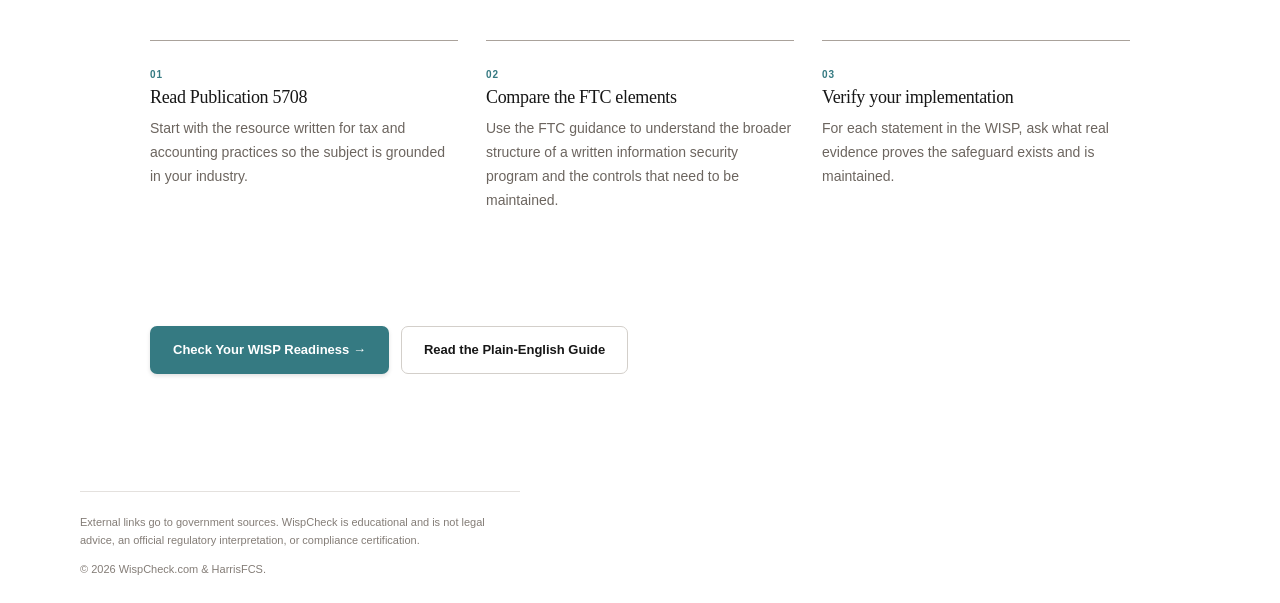
<file: resources/index.html>
<!doctype html><html lang="en"><head><meta charset="utf-8"><meta name="viewport" content="width=device-width,initial-scale=1"><title>Official WISP Resources | IRS & FTC Guidance for Tax Firms</title><meta name="description" content="Direct links to IRS and FTC WISP and Safeguards Rule guidance for tax preparers, CPAs, EAs and accounting firms, with plain-English explanations of what each resource covers."><link rel="stylesheet" href="/styles.css"><link rel="stylesheet" href="/theme.css"><script src="/theme.js" defer></script><style>.resource-wrap{max-width:980px;margin:auto;padding:72px 0}.resource-grid{display:grid;grid-template-columns:repeat(2,1fr);gap:18px;margin-top:34px}.resource{padding:24px;border:1px solid var(--border,#dfe4ea);border-radius:16px}.resource h3{margin-top:8px}.resource p{line-height:1.65}.resource .btn{margin-top:8px}.note{padding:18px 20px;border-radius:12px;border:1px solid var(--border,#dfe4ea);margin:26px 0}@media(max-width:760px){.resource-grid{grid-template-columns:1fr}.resource-wrap{padding:50px 0}}</style><link rel="stylesheet" href="/polish.css"></head><body><header class="sitebar"><div class="wrap nav"><a class="brand" href="/"><span class="shield">♢</span><span class="wordmark">Wisp<b>Check</b></span><small>BY HARRISFCS</small></a><nav><a href="/guide/">WISP Guide</a><a href="/resources/">Official Resources</a><a href="/assessment/">Assessment</a><a href="https://harrisfcs.com">HarrisFCS.com ↗</a><span class="lightmode">◔ DARK</span></nav></div></header><main><div class="wrap resource-wrap"><div class="eyebrow">PRIMARY SOURCES</div><h1>Verify the WISP requirement yourself.</h1><p class="lead">These are the government resources WispCheck relies on. They are more important than any marketing page or checklist because they let you read the IRS and FTC guidance directly.</p><div class="note"><strong>Last reviewed by WispCheck: September 2026.</strong> Government guidance and regulations can change. WispCheck links to source pages rather than presenting itself as the authority.</div><div class="resource-grid"><article class="resource"><div class="eyebrow">IRS · PUBLICATION 5708</div><h3>Creating a Written Information Security Plan for your Tax & Accounting Practice</h3><p>Security Summit sample guidance created specifically to help tax professionals, particularly smaller practices, develop a WISP tailored to their own business.</p><a class="btn secondary" target="_blank" rel="noopener" href="https://www.irs.gov/pub/irs-pdf/p5708.pdf">Open Publication 5708 ↗</a></article><article class="resource"><div class="eyebrow">IRS · PUBLICATION 5709</div><h3>How to Create a Written Information Security Plan for Data Safety</h3><p>Additional IRS guidance for creating and maintaining a written plan and protecting taxpayer information.</p><a class="btn secondary" target="_blank" rel="noopener" href="https://www.irs.gov/forms-pubs/about-publication-5709">Open Publication 5709 ↗</a></article><article class="resource"><div class="eyebrow">IRS · TAX PRO GUIDANCE</div><h3>Written Information Security Plans are essential for tax pros</h3><p>Current IRS guidance explaining that tax professionals need a WISP and summarizing core expectations such as coordination, risk assessment, safeguards, testing and service-provider oversight.</p><a class="btn secondary" target="_blank" rel="noopener" href="https://www.irs.gov/newsroom/written-information-security-plans-are-essential-for-tax-pros">Read IRS Guidance ↗</a></article><article class="resource"><div class="eyebrow">IRS · PUBLICATION 4557</div><h3>Safeguarding Taxpayer Data</h3><p>A broader data-security resource for tax professionals covering practical steps to protect taxpayer information and respond to data theft.</p><a class="btn secondary" target="_blank" rel="noopener" href="https://www.irs.gov/pub/irs-pdf/p4557.pdf">Open Publication 4557 ↗</a></article><article class="resource"><div class="eyebrow">FTC · SAFEGUARDS RULE</div><h3>What Your Business Needs to Know</h3><p>The FTC's plain-English walkthrough of the Safeguards Rule, including the Qualified Individual, written risk assessment, safeguards, monitoring/testing, staff training, vendors, incident response and program maintenance.</p><a class="btn secondary" target="_blank" rel="noopener" href="https://www.ftc.gov/business-guidance/resources/ftc-safeguards-rule-what-your-business-needs-know">Read FTC Guidance ↗</a></article><article class="resource"><div class="eyebrow">FTC · 16 CFR PART 314</div><h3>Standards for Safeguarding Customer Information</h3><p>The underlying federal rule. Use this when you need the actual regulatory language rather than a summary.</p><a class="btn secondary" target="_blank" rel="noopener" href="https://www.ecfr.gov/current/title-16/chapter-I/subchapter-C/part-314">Read 16 CFR Part 314 ↗</a></article></div><section class="section"><div class="section-head"><div><div class="eyebrow">HOW TO USE THESE SOURCES</div><h2>Don't try to memorize the rules. Build evidence.</h2></div></div><div class="steps"><article><span>01</span><h3>Read Publication 5708</h3><p>Start with the resource written for tax and accounting practices so the subject is grounded in your industry.</p></article><article><span>02</span><h3>Compare the FTC elements</h3><p>Use the FTC guidance to understand the broader structure of a written information security program and the controls that need to be maintained.</p></article><article><span>03</span><h3>Verify your implementation</h3><p>For each statement in the WISP, ask what real evidence proves the safeguard exists and is maintained.</p></article></div></section><div class="actions"><a class="btn primary large" href="/assessment/">Check Your WISP Readiness →</a><a class="btn secondary large" href="/guide/">Read the Plain-English Guide</a></div></div></main><footer><div class="wrap"><p class="legal">External links go to government sources. WispCheck is educational and is not legal advice, an official regulatory interpretation, or compliance certification.</p><div class="fine">© <span id="year"></span> WispCheck.com & HarrisFCS.</div></div></footer><script>document.getElementById('year').textContent=new Date().getFullYear();</script></body></html>
</file>
<file: styles.css>
:root{--ink:#171717;--teal:#357a82;--teal2:#2f737b;--muted:#68645f;--line:#e4e1de;--warm:#faf9f7;--white:#fff;--max:1040px}*{box-sizing:border-box}html{scroll-behavior:smooth}body{margin:0;font-family:Arial,"Segoe UI",sans-serif;color:var(--ink);background:#fff;line-height:1.55;font-size:14px}a{color:inherit}.wrap{width:min(calc(100% - 48px),var(--max));margin:0 auto}.sitebar{position:sticky;top:0;z-index:30;background:rgba(255,255,255,.98);border-bottom:1px solid #e7e5e2}.nav{height:46px;display:flex;align-items:center;justify-content:space-between}.brand{display:flex;align-items:center;text-decoration:none;font-size:16px;font-weight:700;gap:5px;white-space:nowrap}.brand .shield{display:grid;place-items:center;width:27px;height:27px;background:var(--teal);color:#fff;border-radius:3px;box-shadow:0 2px 5px #bbb;font-size:15px}.wordmark b{color:var(--teal)}.brand small{font-size:8px;letter-spacing:.11em;color:#aaa;margin-left:6px;font-weight:700}.nav nav{display:flex;align-items:center;gap:27px;height:100%}.nav nav>a:not(.btn){font-size:11px;color:#5d5955;text-decoration:none;white-space:nowrap}.nav nav>a:not(.btn):hover{color:var(--teal)}.lightmode{font-size:9px;color:#5d5955;white-space:nowrap}.btn{display:inline-flex;align-items:center;justify-content:center;text-decoration:none;font-weight:700;border:1px solid transparent;cursor:pointer;border-radius:3px}.primary{background:var(--teal);color:#fff;box-shadow:0 2px 4px rgba(0,0,0,.12)}.primary:hover{background:#2f6f76}.secondary{background:#fff;border-color:#d3cfca;color:#171717}.nav .btn{height:30px;padding:0 16px;font-size:11px;white-space:nowrap}.hero{background:linear-gradient(135deg,#fbfaf8 0%,#fbfaf8 76%,#fff 100%);padding:78px 0 82px}.hero-grid{display:grid;grid-template-columns:minmax(0,1.12fr) minmax(360px,.88fr);gap:56px;align-items:center}.eyebrow{font-size:10px;font-weight:700;letter-spacing:.12em;text-transform:uppercase;color:#126170;margin-bottom:10px}.badge{display:inline-block;border:1px solid #b9d1d4;border-radius:3px;padding:4px 10px;letter-spacing:0;text-transform:none;font-size:10px;background:#f7fbfb;margin-bottom:22px}h1,h2,h3{font-family:Georgia,"Times New Roman",serif;margin-top:0;font-weight:400}h1{font-size:49px;line-height:1.12;letter-spacing:-.025em;margin-bottom:20px}h1 em{font-style:normal;color:var(--teal)}h2{font-size:30px;line-height:1.1;margin-bottom:14px}h3{font-size:16px;line-height:1.25;margin-bottom:7px}.lead{font-size:16px;line-height:1.6;color:#514d49;max-width:535px;margin:0}.lead strong,.center-head strong{color:#111}.actions{display:flex;gap:13px;margin-top:26px;flex-wrap:wrap}.large{height:44px;padding:0 19px;font-size:12px}.proof{border-top:1px solid #dfdcd8;margin-top:32px;padding-top:19px;display:flex;gap:18px;flex-wrap:wrap;color:#817a74;font-size:11px}.proof span:before{content:'✓';display:inline-grid;place-items:center;width:12px;height:12px;border:1px solid var(--teal);border-radius:50%;color:var(--teal);font-size:8px;margin-right:6px}.diagnostic{background:#fff;border:1px solid #dedbd7;border-radius:4px;box-shadow:0 14px 28px rgba(0,0,0,.13);padding:0 19px 19px;max-width:430px;justify-self:end;width:100%}.diag-head{height:48px;border-bottom:1px solid #efedeb;display:flex;align-items:center;justify-content:space-between;color:#aa9e9a;font:10px ui-monospace,SFMono-Regular,Menlo,monospace}.diag-head i{display:inline-block;width:8px;height:8px;background:#ddd;border-radius:50%;margin-right:5px}.diag-head i:nth-child(3){background:#aaa}.diag-head b{font:7px Arial,sans-serif;color:#21606a;background:#e8f1f2;padding:4px 7px;border-radius:2px}.diag-body{padding-top:17px}.diag-label{display:flex;justify-content:space-between;font:9px ui-monospace,SFMono-Regular,Menlo,monospace;color:#715d50}.diag-label b{color:#176173;font-weight:400}.score{display:flex;align-items:baseline;gap:8px;margin-top:4px}.score strong{font:700 25px Georgia,serif}.score span{font-size:11px;color:#756d67}.bar{height:7px;background:#e9e7e5;border-radius:4px;margin:8px 0 23px;overflow:hidden}.bar span{display:block;width:60%;height:100%;background:var(--teal)}.check{min-height:57px;border:1px solid #efedeb;background:#fdfdfd;border-radius:2px;margin-bottom:10px;padding:9px;display:flex;align-items:center;justify-content:space-between;gap:12px}.check>span{display:flex;align-items:center;gap:9px}.check>span>b{display:grid;place-items:center;width:22px;height:26px;background:#e9f3f3;color:var(--teal);font-size:13px;flex:0 0 22px}.check>span>b.orange{background:#fff2e8;color:#e46e12}.check strong{font:700 10px Georgia,serif}.check small{display:block;font:8px Arial,sans-serif;color:#857c76;margin-top:2px}.check em{font-style:normal;font-size:9px;padding:3px 7px;border-radius:2px;white-space:nowrap}.ok{background:#e8f1f1;color:#21636b}.warn{background:#fff6e8;color:#e06700}.analyze{height:34px;background:var(--teal);color:#fff;display:flex;align-items:center;justify-content:center;text-decoration:none;font-size:9px;font-weight:700;margin-top:13px;border-radius:2px}.section{padding:72px 0}.alt{background:var(--warm)}.center-head{text-align:center;max-width:720px;margin:0 auto 44px}.center-head .eyebrow{margin-bottom:9px}.center-head h2{font-size:30px}.center-head p{font-size:14px;color:#5e5954;line-height:1.6;margin:0}.myth-grid{display:grid;grid-template-columns:1fr 1fr;gap:22px}.myth-grid article{border:1px solid #e7e3df;min-height:132px;padding:20px;display:flex;gap:14px;background:#fff}.myth-grid article>span{flex:0 0 39px;height:39px;display:grid;place-items:center;background:#fff0f0;color:#e22;font-size:20px}.myth-grid h3{font-size:15px;font-weight:700;margin:0 0 8px}.myth-grid p,.section-head p,.scope-list p,.steps p,.faq p{color:#6c655f;margin:0;font-size:13px;line-height:1.6}.section-head{display:grid;grid-template-columns:minmax(0,1fr) minmax(280px,420px);gap:56px;align-items:end;margin-bottom:34px}.steps{display:grid;grid-template-columns:repeat(3,1fr);gap:34px}.steps article{border-top:1px solid #aaa29b;padding-top:16px}.steps span{font-size:10px;color:var(--teal);font-weight:700;letter-spacing:.1em}.section-cta{margin-top:34px}.process-band{display:grid;grid-template-columns:.85fr 1.15fr;gap:72px;align-items:center}.process-copy{border-left:1px solid var(--line);padding-left:40px}.process-copy p{margin:0 0 8px;color:#6c655f}.process-copy p:last-child{margin:0;color:#1d5f67;letter-spacing:.02em}.scope-list{border-top:1px solid var(--line)}.scope-list>div{display:grid;grid-template-columns:300px 1fr;gap:48px;padding:20px 0;border-bottom:1px solid var(--line);align-items:start}.scope-list h3,.scope-list p{margin:0}.faq{border-top:1px solid var(--line);max-width:860px}details{border-bottom:1px solid var(--line);padding:18px 0}summary{cursor:pointer;font-weight:700;font-size:13px}details p{padding:6px 0 0;max-width:760px}.legal,.fine{font-size:10px;color:#847d77}footer{padding:34px 0 24px}.legal{border-top:1px solid var(--line);padding-top:22px}.fine{margin-top:12px}.diagnostic-page{background:#edf3f7;min-height:100vh}.diagnostic-stage{min-height:calc(100vh - 46px);padding:38px 0 34px}.diagnostic-wrap{width:min(calc(100% - 40px),615px);margin:0 auto}.assessment-form.diagnostic-form{width:100%;margin:0;background:#fff;border:1px solid #d8dcdf;border-radius:3px;padding:19px;box-shadow:0 10px 24px rgba(70,82,91,.16)}.assess-top{min-height:32px;display:flex;justify-content:space-between;align-items:flex-start;border-bottom:1px solid #eceeef}.category-pill{display:inline-block;background:#eaf3f4;color:#17626d;font-size:9px;font-weight:700;padding:3px 9px;border-radius:2px;margin-right:8px}.qcount{font-size:9px;color:#aa9992}.assess-tools{display:flex;gap:8px}.textbtn{border:0;background:none;color:#9a918c;text-decoration:none;font-size:9px;padding:0;cursor:pointer}.progress{height:6px;background:#f1f1ef;border-radius:4px;margin:20px 0 27px;overflow:hidden}.progress span{display:block;height:100%;background:#a9c7cc;transition:width .25s ease}.context-box{border:1px solid #ece8e5;background:#fdfcfb;padding:12px 13px;margin-bottom:20px}.context-box small{display:block;color:#776a61;font-size:9px;margin-bottom:1px}.context-box strong{display:block;font-size:11px}.assessment-question{font:400 20px/1.32 Georgia,"Times New Roman",serif;margin:0 0 10px;letter-spacing:-.01em}.audit-target{font-size:9px;color:#176873;margin-bottom:24px}.answer-list{display:grid;gap:10px}.answer-row{min-height:47px;border:1px solid #ddd8d3;background:#fff;display:flex;align-items:center;justify-content:space-between;padding:11px 13px;font-size:12px;font-weight:700;cursor:pointer;position:relative;gap:12px}.answer-row:hover{border-color:#b9c8cc}.answer-row input{position:absolute;opacity:0;pointer-events:none}.answer-row i{width:16px;height:16px;border:1px solid #d7d1cc;border-radius:50%;background:#fff;position:relative;flex:0 0 16px}.answer-row input:checked+i{border-color:var(--teal)}.answer-row input:checked+i:after{content:'';position:absolute;inset:3px;background:var(--teal);border-radius:50%}.answer-row:has(input:checked){border-color:#8fb2b8;background:#fbfefe}.guideline{border:1px solid #ece8e5;background:#fdfcfb;padding:13px;margin-top:24px;display:flex;gap:12px;align-items:flex-start}.guideline>b{width:15px;height:15px;border:1px solid var(--teal);color:var(--teal);border-radius:50%;font-size:10px;display:grid;place-items:center;flex:0 0 15px}.guideline strong{font-size:11px}.guideline p{font-size:10px;color:#5f5a56;margin:1px 0 0;line-height:1.45}.assessment-nav{border-top:1px solid #efedeb;margin-top:27px;padding-top:18px;display:flex;align-items:center;justify-content:space-between}.backbtn,.nextbtn{height:35px;border-radius:2px;border:0;font-size:11px;font-weight:700;padding:0 16px}.backbtn{background:none;color:#c6c2bf;padding-left:0}.backbtn:not(:disabled){color:#746d68;cursor:pointer}.nextbtn{background:var(--teal);color:#fff;min-width:128px;cursor:pointer}.nextbtn:disabled{background:#b6ccd0;color:#fff;cursor:not-allowed}.privacy-note{text-align:center;font-size:7.5px;color:#ad9f99;margin:17px 10px 0;line-height:1.35}.privacy-note strong{font-weight:700;color:#91857e}.report-page{background:#edf3f7;min-height:100vh}.report-stage{padding:38px 0 44px}.report-shell{width:min(calc(100% - 40px),820px);margin:0 auto;background:#fff;border:1px solid #d8dcdf;box-shadow:0 10px 24px rgba(70,82,91,.16);padding:30px}.report-top{display:grid;grid-template-columns:190px 1fr;gap:34px;align-items:start}.report-score{background:#f6fafb;border:1px solid #dce8ea;padding:22px;text-align:center}.report-score strong{font:700 44px Georgia,serif;color:var(--teal);display:block;line-height:1}.report-score span{font-size:10px;color:#756d67}.report-intro h1{font-size:34px;margin-bottom:12px}.report-intro .lead{font-size:14px;max-width:none}.report-actions{display:flex;gap:10px;flex-wrap:wrap;margin-top:20px}.report-results{margin-top:32px;border-top:1px solid var(--line)}.result{display:grid;grid-template-columns:180px 1fr auto;gap:22px;align-items:start;padding:18px 0;border-bottom:1px solid var(--line)}.result h3{font-size:14px;font-weight:700;margin:0}.result p{margin:0;color:#6c655f;font-size:12px;line-height:1.55}.pill{font-size:9px;font-weight:700;padding:5px 8px;border-radius:2px;white-space:nowrap}.good{background:#e8f7f4;color:#0b746c}.mid{background:#fff5df;color:#856113}.bad{background:#feeceb;color:#9a342c}.report-next{margin-top:28px;padding:22px;background:#faf9f7;border:1px solid var(--line)}.report-next h2{font-size:24px}.report-next p{color:#6c655f;font-size:13px}@media(max-width:920px){.nav nav{gap:18px}.nav nav>a:not(.btn):nth-child(-n+4),.lightmode{display:none}.hero-grid{grid-template-columns:1fr;gap:46px}.diagnostic{justify-self:start;max-width:480px}.section-head,.process-band{grid-template-columns:1fr;gap:22px}.process-copy{border-left:0;border-top:1px solid var(--line);padding:20px 0 0}.steps{gap:24px}.scope-list>div{grid-template-columns:240px 1fr;gap:32px}}@media(max-width:680px){.wrap{width:min(calc(100% - 36px),var(--max))}.nav{height:52px}.brand small{display:none}.nav nav>a:not(.btn),.lightmode{display:none}.hero{padding:50px 0 56px}.hero-grid{display:block}.diagnostic{margin-top:42px;max-width:none}h1{font-size:39px}.proof{flex-direction:column;gap:8px}.actions{flex-direction:column;align-items:stretch}.large{width:100%}.section{padding:52px 0}.center-head{margin-bottom:32px}.center-head h2,h2{font-size:27px}.myth-grid,.steps{grid-template-columns:1fr}.myth-grid article{padding:16px}.scope-list>div{grid-template-columns:1fr;gap:5px}.diagnostic-stage{padding:22px 0 28px}.diagnostic-wrap{width:min(calc(100% - 24px),615px)}.assessment-form.diagnostic-form{padding:15px}.assess-top{gap:12px}.assess-tools{white-space:nowrap}.assessment-question{font-size:18px}.privacy-note{font-size:7px}.report-stage{padding:22px 0}.report-shell{width:min(calc(100% - 24px),820px);padding:20px}.report-top,.result{grid-template-columns:1fr}.report-score{text-align:left}.report-intro h1{font-size:29px}.result{gap:8px}}@media print{.sitebar,.actions,footer{display:none!important}.report-page{background:#fff}.report-shell{box-shadow:none;border:0;width:100%;padding:0}}
</file>
<file: theme.css>
html{color-scheme:light}html[data-theme="dark"]{color-scheme:dark;--ink:#f0ede7;--muted:#aaa39b;--line:#3a403f;--warm:#171b1b;--white:#202525}html[data-theme="dark"] body{background:#111515;color:#f0ede7}html[data-theme="dark"] .sitebar{background:rgba(17,21,21,.97);border-color:#303636}html[data-theme="dark"] .nav nav>a:not(.btn),html[data-theme="dark"] .lightmode{color:#b9b2aa}html[data-theme="dark"] .brand small{color:#777f7d}html[data-theme="dark"] .hero{background:linear-gradient(135deg,#151918 0%,#151918 76%,#111515 100%)}html[data-theme="dark"] .lead,html[data-theme="dark"] .center-head p,html[data-theme="dark"] .myth-grid p,html[data-theme="dark"] .section-head p,html[data-theme="dark"] .scope-list p,html[data-theme="dark"] .steps p,html[data-theme="dark"] .faq p,html[data-theme="dark"] .process-copy p,html[data-theme="dark"] .result p,html[data-theme="dark"] .report-next p{color:#b4ada5}html[data-theme="dark"] .lead strong,html[data-theme="dark"] .center-head strong{color:#fff}html[data-theme="dark"] .badge{background:#182322;border-color:#31585b;color:#79c2c8}html[data-theme="dark"] .secondary{background:#202525;border-color:#454c4a;color:#eee}html[data-theme="dark"] .proof{border-color:#343a39;color:#aaa39b}html[data-theme="dark"] .diagnostic,html[data-theme="dark"] .myth-grid article,html[data-theme="dark"] .assessment-form.diagnostic-form,html[data-theme="dark"] .report-shell{background:#202525;border-color:#39403f;box-shadow:0 14px 30px rgba(0,0,0,.34)}html[data-theme="dark"] .diag-head,html[data-theme="dark"] .assess-top,html[data-theme="dark"] .assessment-nav{border-color:#343a39}html[data-theme="dark"] .diag-head{color:#817b76}html[data-theme="dark"] .diag-head b,html[data-theme="dark"] .category-pill{background:#203638;color:#8ad0d5}html[data-theme="dark"] .bar,html[data-theme="dark"] .progress{background:#343a39}html[data-theme="dark"] .check{background:#1a1f1f;border-color:#343a39}html[data-theme="dark"] .check small,html[data-theme="dark"] .score span,html[data-theme="dark"] .qcount,html[data-theme="dark"] .textbtn,html[data-theme="dark"] .privacy-note{color:#918a84}html[data-theme="dark"] .context-box,html[data-theme="dark"] .guideline,html[data-theme="dark"] .report-next{background:#191e1e;border-color:#343a39}html[data-theme="dark"] .context-box small,html[data-theme="dark"] .guideline p{color:#aaa39b}html[data-theme="dark"] .answer-row{background:#1b2020;border-color:#3d4442;color:#f0ede7}html[data-theme="dark"] .answer-row:hover{border-color:#5a8589}html[data-theme="dark"] .answer-row i{background:#151919;border-color:#68706d}html[data-theme="dark"] .answer-row:has(input:checked){background:#182524;border-color:#5b9398}html[data-theme="dark"] .diagnostic-page,html[data-theme="dark"] .report-page{background:#0e1417}html[data-theme="dark"] .report-score{background:#192323;border-color:#335052}html[data-theme="dark"] .good{background:#17322e;color:#87d5c9}html[data-theme="dark"] .mid{background:#3a301b;color:#e4c36e}html[data-theme="dark"] .bad{background:#3c2020;color:#f0a2a2}html[data-theme="dark"] footer,html[data-theme="dark"] .legal{border-color:#343a39}html[data-theme="dark"] .legal,html[data-theme="dark"] .fine{color:#8f8881}.lightmode{cursor:pointer;user-select:none}.advance-note{font-size:9px;color:#918981;letter-spacing:.01em}html[data-theme="dark"] .advance-note{color:#9a938c}@media(max-width:920px){.lightmode{display:inline!important}}@media(max-width:680px){.lightmode{display:inline!important;font-size:9px}.nav nav{gap:10px}.nav nav .btn{display:none}}
</file>
<file: polish.css>
:root{--max:1120px;--radius:10px;--radius-sm:7px;--shadow-soft:0 12px 32px rgba(36,49,51,.08);--shadow-card:0 18px 46px rgba(36,49,51,.12)}
body{font-family:Inter,ui-sans-serif,-apple-system,BlinkMacSystemFont,"Segoe UI",Roboto,Arial,sans-serif;font-size:15px;line-height:1.65;text-rendering:optimizeLegibility;-webkit-font-smoothing:antialiased}
h1,h2,h3{font-family:Georgia,"Times New Roman",serif;letter-spacing:-.018em}h1{line-height:1.06}h2{line-height:1.12}h3{line-height:1.28}
p{max-width:72ch}.wrap{width:min(calc(100% - 56px),var(--max))}.sitebar{box-shadow:0 1px 0 rgba(0,0,0,.025)}.nav{height:58px}.brand{font-size:17px;gap:7px}.brand .shield{width:31px;height:31px;border-radius:7px;box-shadow:none}.brand small{font-size:9px}.nav nav{gap:24px}.nav nav>a:not(.btn){font-size:12px}.nav .btn{height:36px;padding:0 17px;font-size:12px;border-radius:7px}.btn{border-radius:7px;transition:transform .16s ease,background .16s ease,border-color .16s ease,box-shadow .16s ease}.btn:hover{transform:translateY(-1px)}.btn:focus-visible,a:focus-visible,button:focus-visible,summary:focus-visible,.answer-row:has(input:focus-visible){outline:3px solid rgba(53,122,130,.28);outline-offset:3px}.hero{padding:88px 0 94px}.hero-grid{gap:70px}.badge{border-radius:999px;padding:6px 12px;font-size:11px;margin-bottom:24px}.eyebrow{font-size:11px;letter-spacing:.13em;margin-bottom:11px}h1{font-size:clamp(3.15rem,5.2vw,4.55rem);margin-bottom:24px}.lead{font-size:17px;line-height:1.7}.actions{margin-top:30px;gap:12px}.large{height:48px;padding:0 22px;font-size:13px}.proof{margin-top:36px;padding-top:22px;font-size:12px;gap:22px}.diagnostic{border-radius:12px;padding:0 22px 22px;box-shadow:var(--shadow-card)}.diag-head{height:52px}.check{border-radius:7px;padding:11px;min-height:62px}.analyze{height:40px;border-radius:7px;font-size:10px}.section{padding:84px 0}.center-head{margin-bottom:48px}.center-head h2,.section-head h2{font-size:clamp(2.15rem,3.4vw,2.75rem)}.center-head p,.section-head p,.scope-list p,.steps p,.faq p{font-size:14px;line-height:1.72}.myth-grid{gap:20px}.myth-grid article{border-radius:10px;padding:24px;min-height:150px}.myth-grid article>span{border-radius:8px}.steps{gap:28px}.steps article{padding-top:20px}.steps h3{font-size:18px}.scope-list>div{padding:24px 0}.scope-list h3{font-size:17px}.faq{max-width:900px}details{padding:22px 0}summary{font-size:15px;line-height:1.45}.legal,.fine{font-size:11px;line-height:1.6}
.diagnostic-stage{padding:52px 0 64px}.diagnostic-wrap{width:min(calc(100% - 40px),720px)}.assessment-intro{margin:0 auto 30px}.assessment-intro h1{font-size:clamp(2.4rem,5vw,3.8rem);margin-bottom:14px}.assessment-intro .lead{font-size:16px}.scope-note{font-size:12px;color:var(--muted);line-height:1.65;margin:16px 0 0}.assessment-form.diagnostic-form{border-radius:12px;padding:28px 30px 26px;box-shadow:var(--shadow-soft)}.assess-top{min-height:38px}.category-pill{font-size:10px;padding:5px 10px;border-radius:999px}.qcount,.textbtn{font-size:10px}.assess-tools{gap:12px}.progress{height:7px;margin:23px 0 30px}.context-box{border-radius:8px;padding:15px 16px;margin-bottom:24px}.context-box small{font-size:10px;margin-bottom:4px}.context-box strong{font-size:13px;line-height:1.45}.assessment-question{font-size:clamp(1.55rem,3vw,2rem);line-height:1.28;margin-bottom:12px}.audit-target{font-size:10px;line-height:1.45;margin-bottom:26px}.answer-list{gap:12px}.answer-row{min-height:58px;border-radius:8px;padding:14px 16px;font-size:13px;line-height:1.45;transition:border-color .16s ease,background .16s ease,transform .16s ease}.answer-row:hover{transform:translateY(-1px)}.answer-row i{width:18px;height:18px;flex-basis:18px}.guideline{border-radius:8px;padding:16px;margin-top:26px}.guideline>b{width:18px;height:18px;flex-basis:18px}.guideline strong{font-size:12px}.guideline p{font-size:11px;line-height:1.55;margin-top:3px}.assessment-nav{margin-top:30px;padding-top:20px}.backbtn,.nextbtn{height:40px;font-size:12px}.advance-note{font-size:10px}.privacy-note{font-size:9.5px;line-height:1.55;margin:20px 16px 0}.report-stage{padding:52px 0 64px}.report-shell{width:min(calc(100% - 40px),920px);padding:36px;border-radius:12px;box-shadow:var(--shadow-soft)}.report-top{grid-template-columns:210px 1fr;gap:40px}.report-score{border-radius:10px;padding:26px}.report-score strong{font-size:50px}.report-intro h1{font-size:38px}.report-intro .lead{font-size:15px}.result{grid-template-columns:190px 1fr auto;gap:26px;padding:22px 0}.result h3{font-size:16px}.result p{font-size:13px;line-height:1.65}.result small{display:inline-block;margin-top:6px;line-height:1.5}.pill{font-size:10px;padding:6px 9px;border-radius:999px}.report-next{border-radius:10px;padding:26px}.report-next p{font-size:14px}.resource-card,.resource,.note,.callout{box-shadow:0 6px 20px rgba(36,49,51,.035)}
html[data-theme="dark"] .assessment-form.diagnostic-form,html[data-theme="dark"] .report-shell,html[data-theme="dark"] .diagnostic{box-shadow:0 18px 44px rgba(0,0,0,.26)}html[data-theme="dark"] .scope-note{color:#aaa39b}
@media(max-width:920px){.wrap{width:min(calc(100% - 40px),var(--max))}.hero{padding:68px 0 76px}.hero-grid{gap:48px}.nav{height:56px}.report-top{grid-template-columns:1fr}.report-score{text-align:left;max-width:260px}.result{grid-template-columns:1fr auto}.result>p{grid-column:1/-1}}
@media(max-width:680px){body{font-size:15px}.wrap{width:min(calc(100% - 30px),var(--max))}.nav{height:56px}.hero{padding:48px 0 58px}h1{font-size:clamp(2.55rem,12vw,3.5rem)}.lead{font-size:16px}.section{padding:58px 0}.myth-grid{gap:14px}.myth-grid article{padding:20px}.diagnostic-stage{padding:24px 0 40px}.diagnostic-wrap{width:min(calc(100% - 22px),720px)}.assessment-intro{margin-bottom:22px}.assessment-intro h1{font-size:2.35rem}.assessment-form.diagnostic-form{padding:20px 18px 19px;border-radius:10px}.assess-top{gap:12px;flex-direction:column}.assess-tools{width:100%;justify-content:flex-end}.progress{margin:18px 0 24px}.context-box{margin-bottom:20px}.assessment-question{font-size:1.55rem}.audit-target{margin-bottom:22px}.answer-row{min-height:62px;padding:14px 13px;font-size:13px}.guideline{margin-top:22px}.assessment-nav{margin-top:24px}.advance-note{max-width:160px;text-align:right}.privacy-note{margin:18px 4px 0;font-size:9px}.report-stage{padding:24px 0 40px}.report-shell{width:min(calc(100% - 22px),920px);padding:21px 18px}.report-intro h1{font-size:30px}.result{grid-template-columns:1fr;gap:8px}.result>p{grid-column:auto}.pill{justify-self:start}.scope-list>div{padding:22px 0}.resource-grid{gap:14px}}
@media(prefers-reduced-motion:reduce){html{scroll-behavior:auto!important}*,*:before,*:after{transition:none!important;animation:none!important}}
@media print{.sitebar,.report-actions,.report-next .actions,footer{display:none!important}.report-page,.report-stage{background:#fff!important;padding:0!important}.report-shell{width:100%!important;max-width:none!important;border:0!important;box-shadow:none!important;padding:0!important}.result{break-inside:avoid}.report-next{break-inside:avoid}.report-score{border:1px solid #ccc!important}}
</file>
